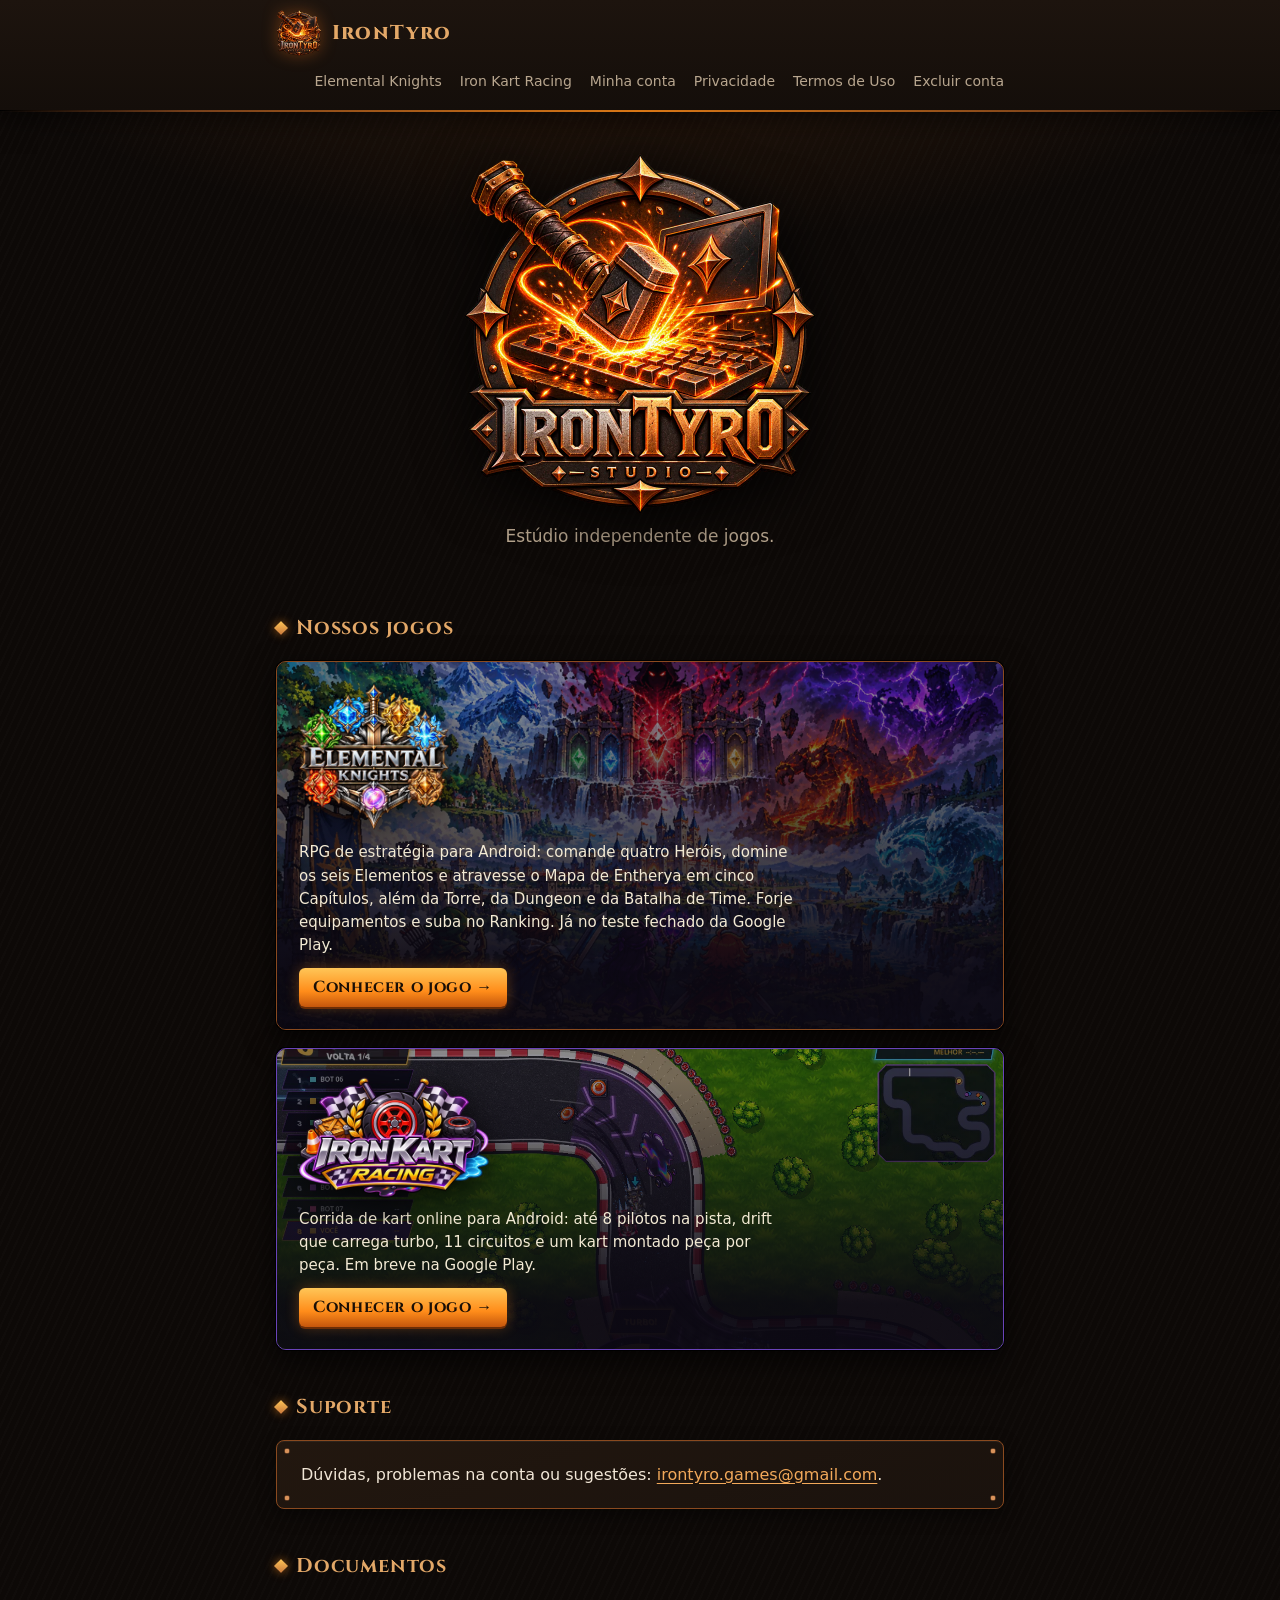
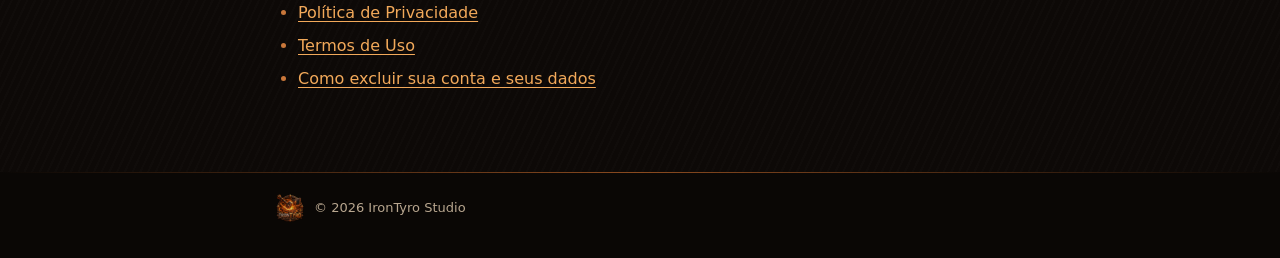
<file: index.html>
<!doctype html>
<html lang="pt-BR">
<head>
<meta charset="utf-8">
<meta name="viewport" content="width=device-width, initial-scale=1">
<title>IronTyro Studio</title>
<meta name="description" content="IronTyro Studio — estúdio independente de jogos, criador de Elemental Knights e Iron Kart Racing.">
<meta name="theme-color" content="#0d0907">
<meta property="og:title" content="IronTyro Studio">
<meta property="og:description" content="Estúdio independente de jogos, criador de Elemental Knights e Iron Kart Racing.">
<meta property="og:image" content="https://irontyro.github.io/img/irontyro-logo.webp">
<link rel="icon" href="img/favicon.png" type="image/png">
<link rel="apple-touch-icon" href="img/apple-touch-icon.png">
<link rel="preload" href="fonts/cinzel-latin.woff2" as="font" type="font/woff2" crossorigin>
<link rel="stylesheet" href="style.css?v=4">
</head>
<body>
<header><div class="wrap">
  <a class="brand" href="./" aria-current="page"><img src="img/irontyro-logo-sm.webp" alt="" width="46" height="46">IronTyro</a>
  <nav aria-label="Principal">
    <a href="https://elementalknights.com.br/">Elemental Knights</a>
    <a href="iron-kart-racing/">Iron Kart Racing</a>
    <a href="https://elementalknights.com.br/conta/">Minha conta</a>
    <a href="privacidade.html">Privacidade</a>
    <a href="termos.html">Termos de Uso</a>
    <a href="excluir-conta.html">Excluir conta</a>
  </nav>
</div></header>
<main><div class="wrap">
  <section class="hero">
    <div class="sparks" aria-hidden="true"><i></i><i></i><i></i><i></i><i></i><i></i></div>
    <div class="hero-logo-wrap">
      <img class="hero-logo" src="img/irontyro-logo.webp" alt="IronTyro Studio" width="720" height="720">
    </div>
    <h1 class="sr-only">IronTyro Studio</h1>
    <p class="lede">Estúdio independente de jogos.</p>
  </section>

  <h2>Nossos jogos</h2>
  <a class="feature" href="https://elementalknights.com.br/">
    <img class="feature-art" src="elemental-knights/img/keyart.webp" alt="" width="1920" height="1080">
    <span class="feature-body">
      <img class="feature-logo" src="elemental-knights/img/logo.webp" alt="Elemental Knights" width="640" height="629">
      <span class="feature-text">RPG de estratégia para Android: comande quatro Heróis, domine os seis Elementos e atravesse o Mapa de Entherya em cinco Capítulos, além da Torre, da Dungeon e da Batalha de Time. Forje equipamentos e suba no Ranking. Já no teste fechado da Google Play.</span>
      <span class="feature-cta">Conhecer o jogo →</span>
    </span>
  </a>
  <a class="feature feature-kart" href="iron-kart-racing/">
    <img class="feature-art" src="iron-kart-racing/img/race-porto.webp" alt="" width="1364" height="749">
    <span class="feature-body">
      <img class="feature-logo" src="iron-kart-racing/img/logo.webp" alt="Iron Kart Racing" width="900" height="571">
      <span class="feature-text">Corrida de kart online para Android: até 8 pilotos na pista, drift que carrega turbo, 11 circuitos e um kart montado peça por peça. Em breve na Google Play.</span>
      <span class="feature-cta">Conhecer o jogo →</span>
    </span>
  </a>

  <h2>Suporte</h2>
  <div class="card">
    <p style="margin:0">Dúvidas, problemas na conta ou sugestões: <a href="mailto:irontyro.games@gmail.com">irontyro.games@gmail.com</a>.</p>
  </div>

  <h2>Documentos</h2>
  <ul>
    <li><a href="privacidade.html">Política de Privacidade</a></li>
    <li><a href="termos.html">Termos de Uso</a></li>
    <li><a href="excluir-conta.html">Como excluir sua conta e seus dados</a></li>
  </ul>
</div></main>
<footer><div class="wrap"><img src="img/irontyro-logo-sm.webp" alt="" width="28" height="28">© 2026 IronTyro Studio</div></footer>
</body>
</html>
</file>
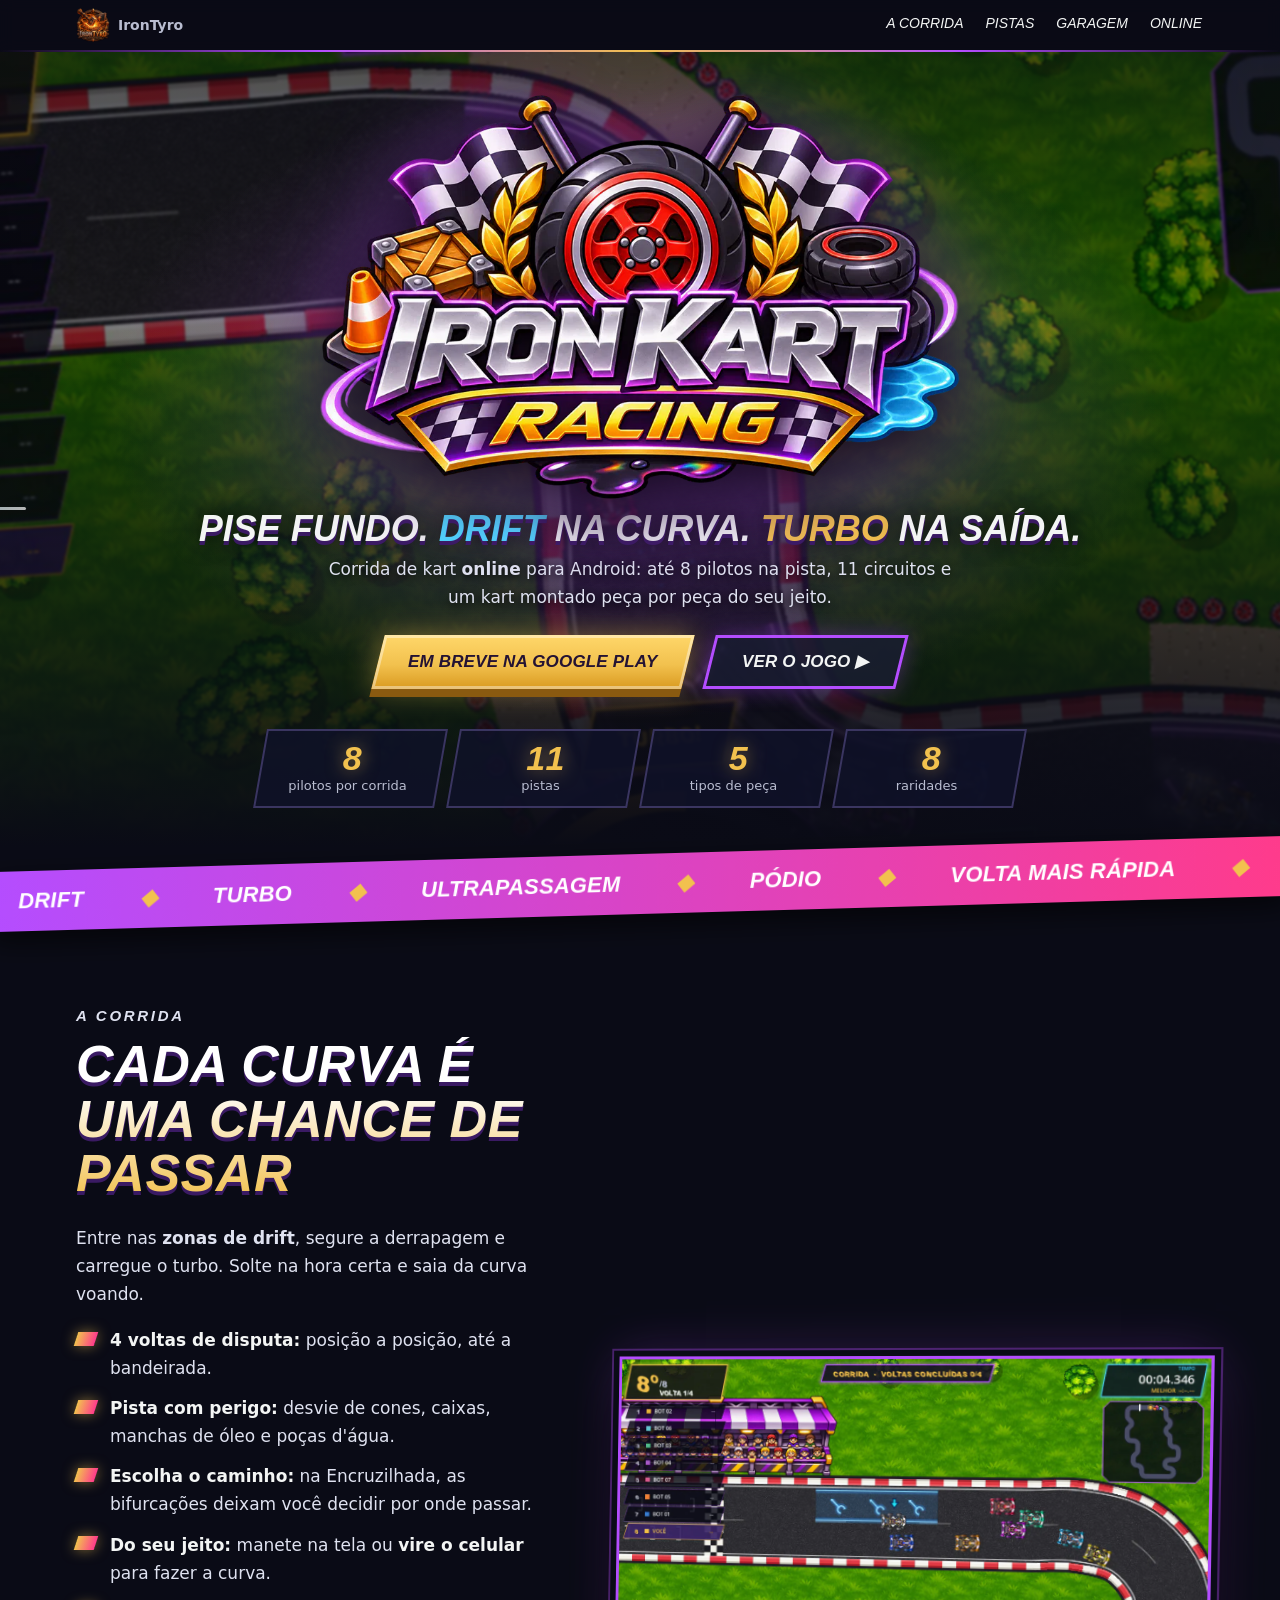
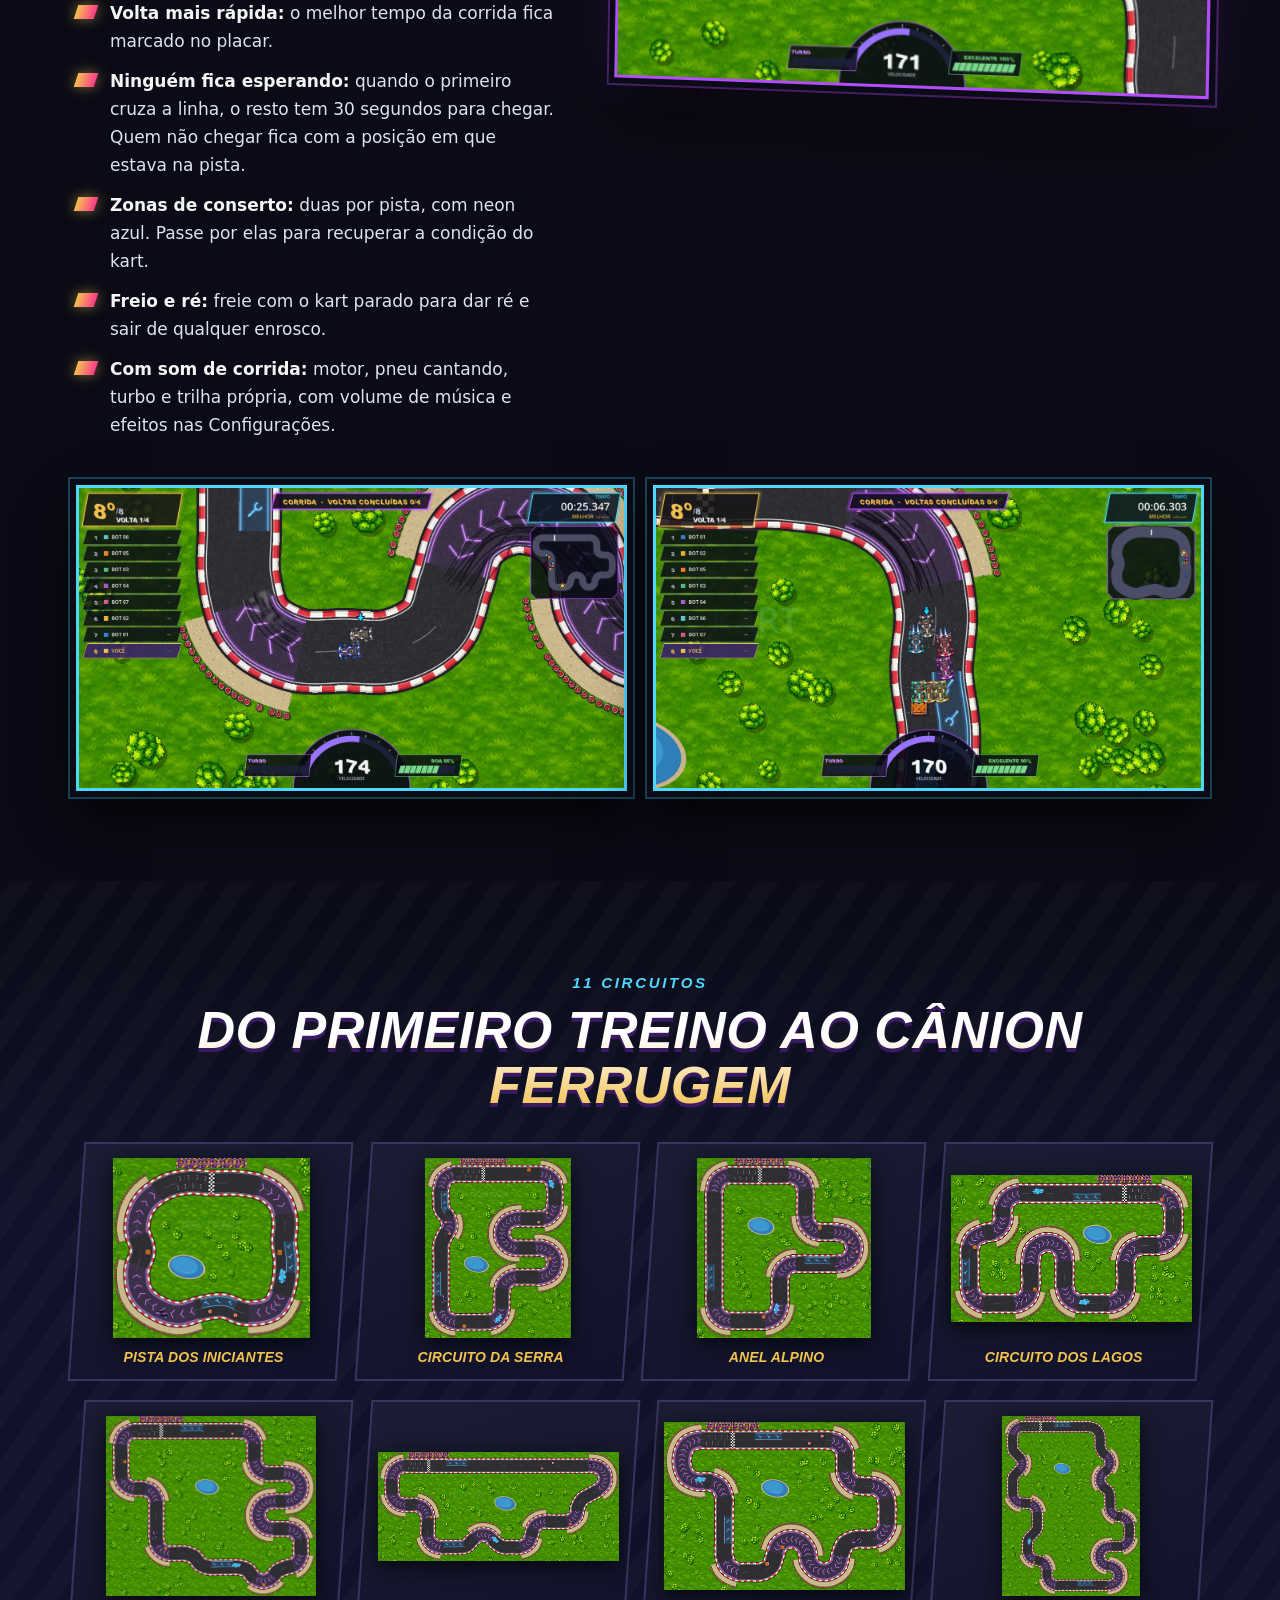
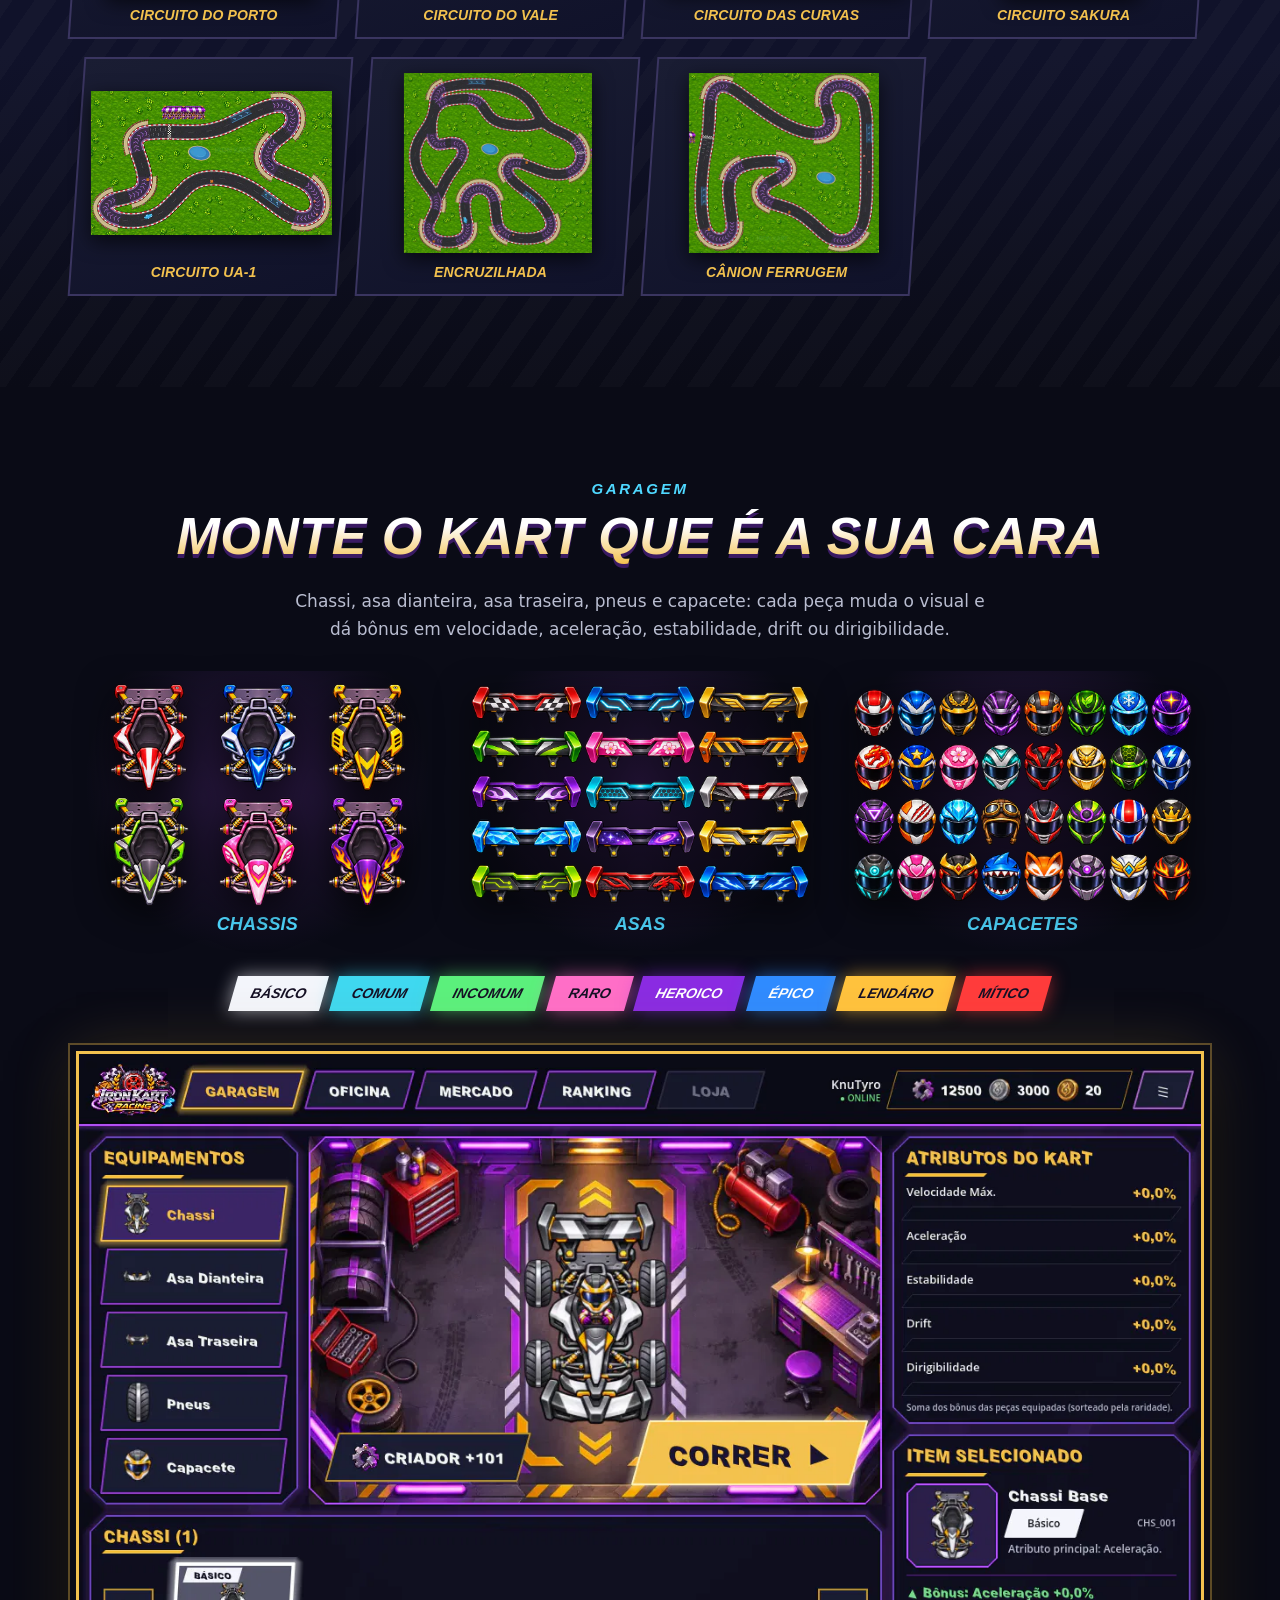
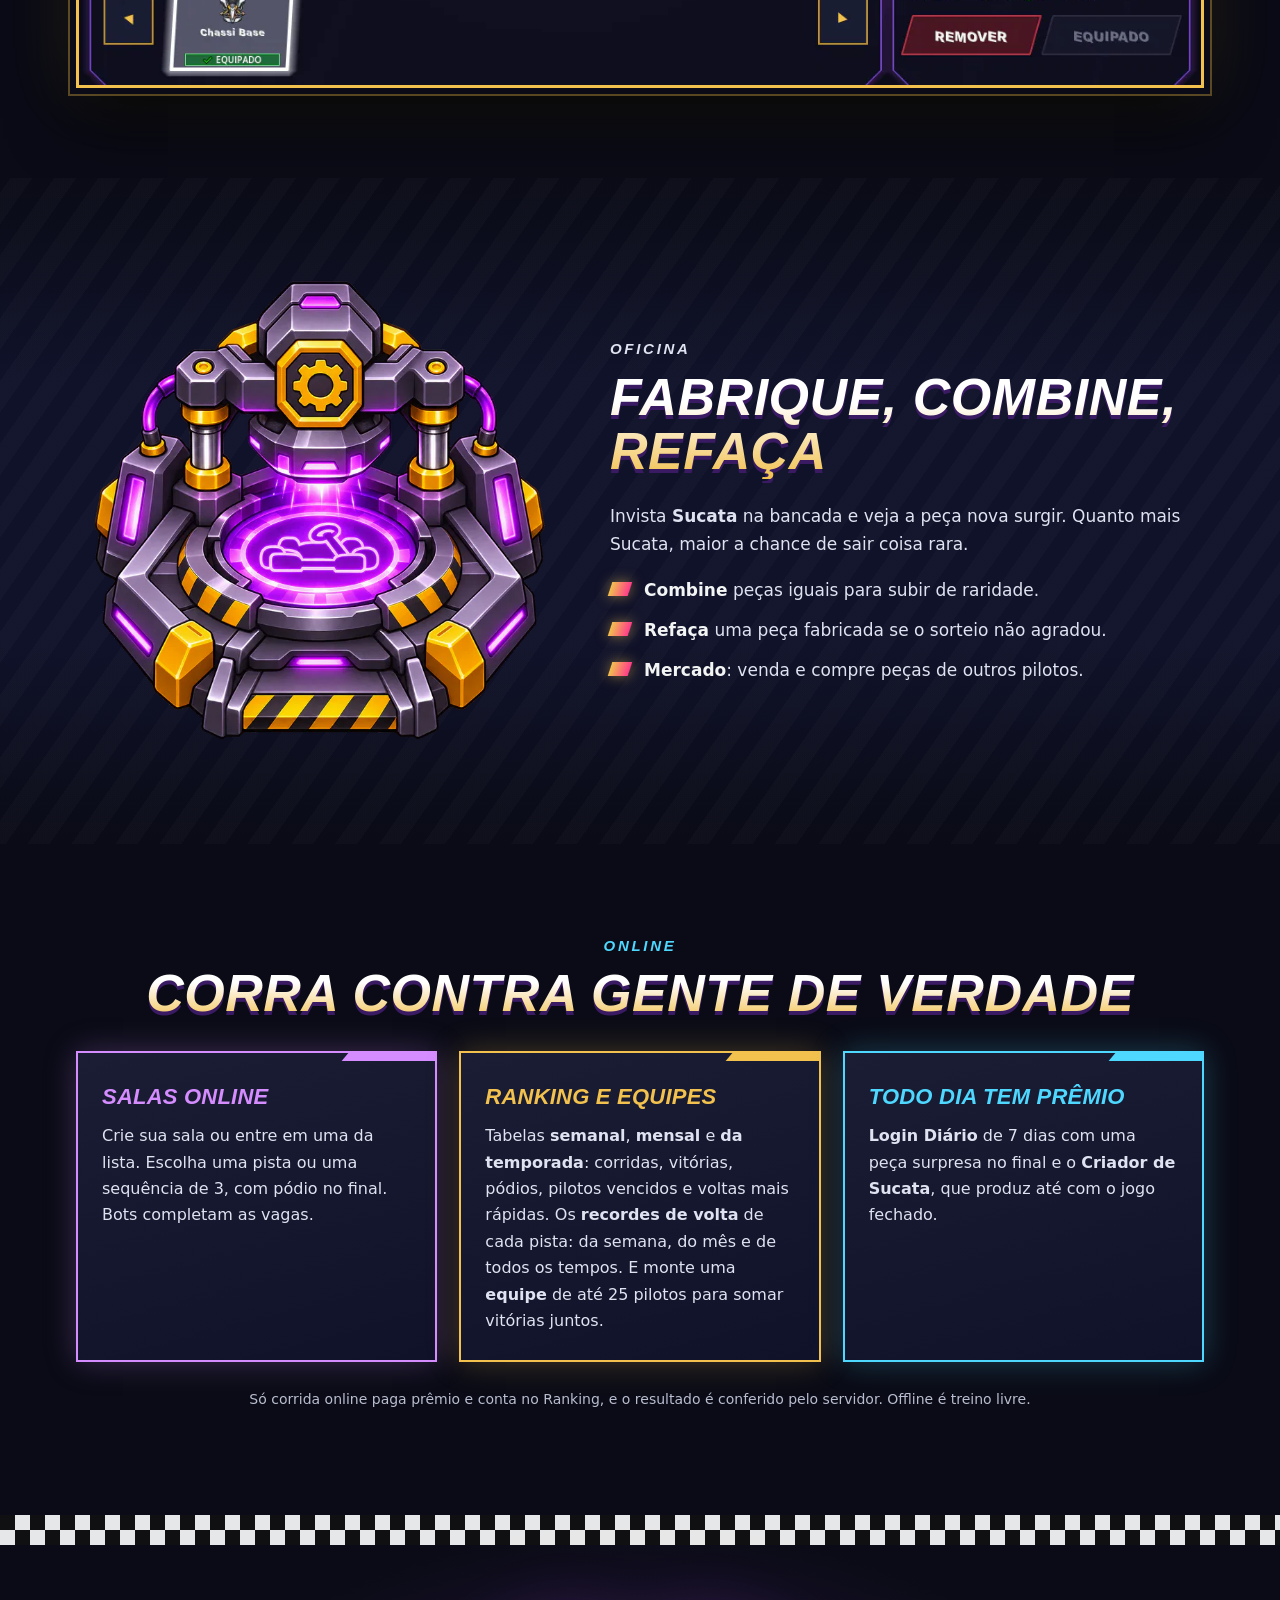
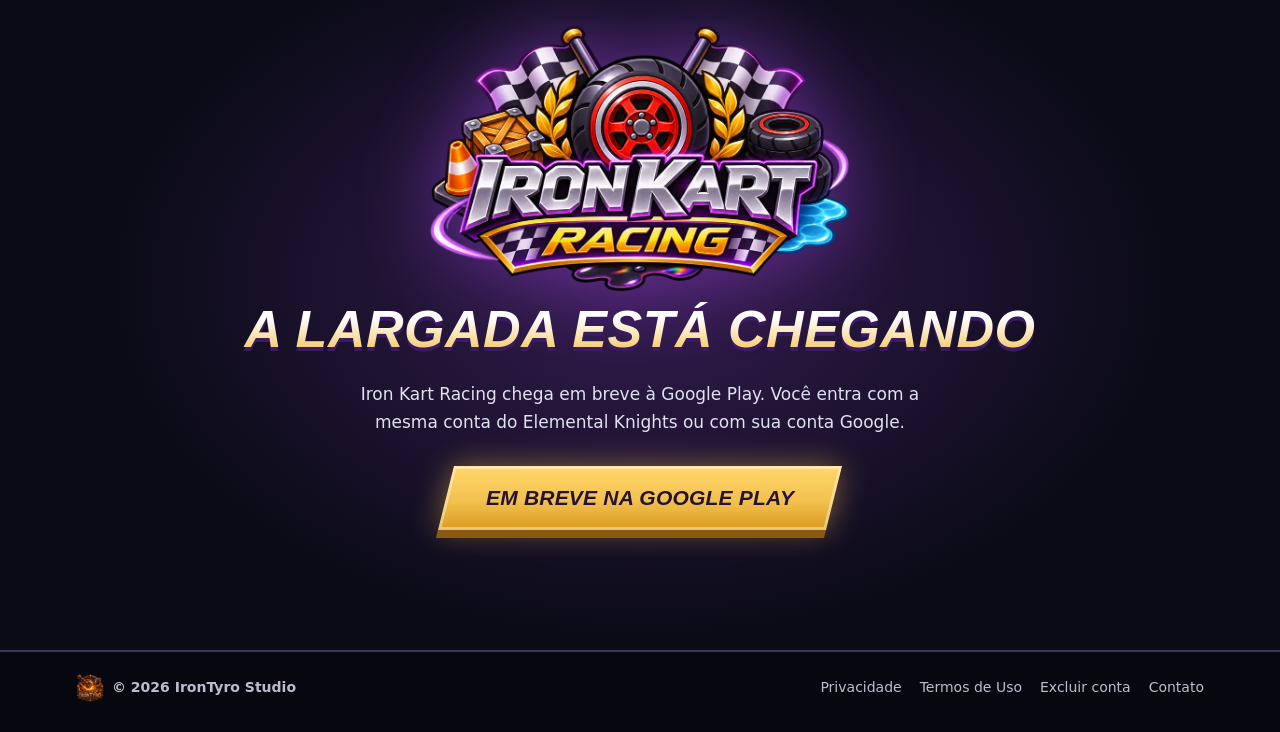
<file: iron-kart-racing/index.html>
<!doctype html>
<html lang="pt-BR">
<head>
<meta charset="utf-8">
<meta name="viewport" content="width=device-width, initial-scale=1">
<title>Iron Kart Racing — corrida de kart online para Android</title>
<meta name="description" content="Iron Kart Racing: kart online para Android. Corridas de até 8 pilotos, drift que carrega turbo, 11 pistas, garagem com peças de 8 raridades, Oficina, Mercado e Ranking.">
<meta name="theme-color" content="#0a0b16">
<link rel="canonical" href="https://irontyro.github.io/iron-kart-racing/">
<meta property="og:type" content="website">
<meta property="og:title" content="Iron Kart Racing — kart online">
<meta property="og:description" content="Drift, turbo e até 8 pilotos na pista. Monte seu kart e suba no Ranking.">
<meta property="og:image" content="https://irontyro.github.io/iron-kart-racing/img/race-porto.webp">
<link rel="icon" href="../img/favicon.png" type="image/png">
<link rel="apple-touch-icon" href="../img/apple-touch-icon.png">
<link rel="preload" href="img/logo.webp" as="image">
<link rel="stylesheet" href="ikr.css?v=1">
</head>
<body>

<header class="top">
  <div class="wrap top-row">
    <a class="studio" href="../"><img src="../img/irontyro-logo-sm.webp" alt="" width="34" height="34">IronTyro</a>
    <nav aria-label="Iron Kart Racing">
      <a href="#corrida">A corrida</a>
      <a href="#pistas">Pistas</a>
      <a href="#garagem">Garagem</a>
      <a href="#online">Online</a>
    </nav>
  </div>
</header>

<main>
  <!-- ============ HERO ============ -->
  <section class="hero">
    <div class="hero-bg" aria-hidden="true">
      <img src="img/race-porto.webp" alt="" width="1364" height="749">
    </div>
    <div class="speed" aria-hidden="true"><i></i><i></i><i></i><i></i><i></i><i></i><i></i><i></i></div>
    <div class="wrap hero-inner">
      <img class="hero-logo" src="img/logo.webp" alt="Iron Kart Racing" width="900" height="571">
      <p class="hero-tag">Pise fundo. <em>Drift</em> na curva. <strong>Turbo</strong> na saída.</p>
      <p class="hero-sub">Corrida de kart <b>online</b> para Android: até 8 pilotos na pista, 11 circuitos e um kart montado peça por peça do seu jeito.</p>
      <div class="hero-cta">
        <span class="btn btn-gold" role="note"><span>EM BREVE NA GOOGLE PLAY</span></span>
        <a class="btn btn-ghost" href="#corrida"><span>VER O JOGO ▶</span></a>
      </div>
      <ul class="hero-stats" aria-label="Números do jogo">
        <li><b>8</b><span>pilotos por corrida</span></li>
        <li><b>11</b><span>pistas</span></li>
        <li><b>5</b><span>tipos de peça</span></li>
        <li><b>8</b><span>raridades</span></li>
      </ul>
    </div>
  </section>

  <div class="ticker" aria-hidden="true">
    <div class="ticker-track">
      <span>DRIFT</span><span>TURBO</span><span>ULTRAPASSAGEM</span><span>PÓDIO</span><span>VOLTA MAIS RÁPIDA</span><span>RANKING</span>
      <span>DRIFT</span><span>TURBO</span><span>ULTRAPASSAGEM</span><span>PÓDIO</span><span>VOLTA MAIS RÁPIDA</span><span>RANKING</span>
    </div>
  </div>

  <!-- ============ A CORRIDA ============ -->
  <section id="corrida" class="sec">
    <div class="wrap split">
      <div class="split-text">
        <p class="kicker">A corrida</p>
        <h2>Cada curva é uma chance de passar</h2>
        <p>Entre nas <b>zonas de drift</b>, segure a derrapagem e carregue o turbo. Solte na hora certa e saia da curva voando.</p>
        <ul class="ticks">
          <li><b>4 voltas de disputa:</b> posição a posição, até a bandeirada.</li>
          <li><b>Pista com perigo:</b> desvie de cones, caixas, manchas de óleo e poças d'água.</li>
          <li><b>Escolha o caminho:</b> na Encruzilhada, as bifurcações deixam você decidir por onde passar.</li>
          <li><b>Do seu jeito:</b> manete na tela ou <b>vire o celular</b> para fazer a curva.</li>
          <li><b>Volta mais rápida:</b> o melhor tempo da corrida fica marcado no placar.</li>
          <li><b>Ninguém fica esperando:</b> quando o primeiro cruza a linha, o resto tem 30 segundos para chegar. Quem não chegar fica com a posição em que estava na pista.</li>
          <li><b>Zonas de conserto:</b> duas por pista, com neon azul. Passe por elas para recuperar a condição do kart.</li>
          <li><b>Freio e ré:</b> freie com o kart parado para dar ré e sair de qualquer enrosco.</li>
          <li><b>Com som de corrida:</b> motor, pneu cantando, turbo e trilha própria, com volume de música e efeitos nas Configurações.</li>
        </ul>
      </div>
      <figure class="shot tilt-r">
        <img src="img/race-sakura.webp" alt="Largada no Circuito Sakura com oito karts lado a lado" width="1364" height="749" loading="lazy">
      </figure>
    </div>
    <div class="wrap gallery">
      <figure class="shot"><img src="img/race-curvas.webp" alt="Pelotão no Circuito das Curvas" width="1364" height="749" loading="lazy"></figure>
      <figure class="shot"><img src="img/race-iniciantes.webp" alt="Corrida na Pista dos Iniciantes" width="1364" height="749" loading="lazy"></figure>
    </div>
  </section>

  <!-- ============ PISTAS ============ -->
  <section id="pistas" class="sec sec-alt">
    <div class="wrap">
      <p class="kicker center">11 circuitos</p>
      <h2 class="center">Do primeiro treino ao Cânion Ferrugem</h2>
      <div class="tracks">
        <figure><img src="img/pista-iniciantes.webp" alt="" loading="lazy"><figcaption>Pista dos Iniciantes</figcaption></figure>
        <figure><img src="img/pista-serra.webp" alt="" loading="lazy"><figcaption>Circuito da Serra</figcaption></figure>
        <figure><img src="img/pista-alpino.webp" alt="" loading="lazy"><figcaption>Anel Alpino</figcaption></figure>
        <figure><img src="img/pista-lagos.webp" alt="" loading="lazy"><figcaption>Circuito dos Lagos</figcaption></figure>
        <figure><img src="img/pista-porto.webp" alt="" loading="lazy"><figcaption>Circuito do Porto</figcaption></figure>
        <figure><img src="img/pista-vale.webp" alt="" loading="lazy"><figcaption>Circuito do Vale</figcaption></figure>
        <figure><img src="img/pista-curvas.webp" alt="" loading="lazy"><figcaption>Circuito das Curvas</figcaption></figure>
        <figure><img src="img/pista-sakura.webp" alt="" loading="lazy"><figcaption>Circuito Sakura</figcaption></figure>
        <figure><img src="img/pista-ua1.webp" alt="" loading="lazy"><figcaption>Circuito UA-1</figcaption></figure>
        <figure><img src="img/pista-encruzilhada.webp" alt="" loading="lazy"><figcaption>Encruzilhada</figcaption></figure>
        <figure><img src="img/pista-canion.webp" alt="" loading="lazy"><figcaption>Cânion Ferrugem</figcaption></figure>
      </div>
    </div>
  </section>

  <!-- ============ GARAGEM ============ -->
  <section id="garagem" class="sec">
    <div class="wrap">
      <p class="kicker center">Garagem</p>
      <h2 class="center">Monte o kart que é a sua cara</h2>
      <p class="lead center">Chassi, asa dianteira, asa traseira, pneus e capacete: cada peça muda o visual e dá bônus em velocidade, aceleração, estabilidade, drift ou dirigibilidade.</p>
      <div class="parts">
        <figure class="part"><img src="img/chassis.webp" alt="Seis chassis de cores diferentes" loading="lazy"><figcaption>Chassis</figcaption></figure>
        <figure class="part"><img src="img/asas.webp" alt="Coleção de asas traseiras" loading="lazy"><figcaption>Asas</figcaption></figure>
        <figure class="part"><img src="img/capacetes.webp" alt="Coleção de capacetes" loading="lazy"><figcaption>Capacetes</figcaption></figure>
      </div>
      <div class="rarities" aria-label="Raridades">
        <span style="--c:#f3f5fb">Básico</span><span style="--c:#3fd8f0">Comum</span><span style="--c:#5bf07c">Incomum</span><span style="--c:#ff6ec7">Raro</span>
        <span style="--c:#8a2be2">Heroico</span><span style="--c:#2f8bff">Épico</span><span style="--c:#ffc23d">Lendário</span><span style="--c:#ff3b3b">Mítico</span>
      </div>
      <figure class="shot wide"><img src="img/garagem.webp" alt="Tela da Garagem com o kart montado" width="1280" height="720" loading="lazy"></figure>
    </div>
  </section>

  <!-- ============ OFICINA ============ -->
  <section class="sec sec-alt">
    <div class="wrap split rev">
      <figure class="forge"><img src="img/forja.webp" alt="Bancada da Oficina" width="700" height="700" loading="lazy"></figure>
      <div class="split-text">
        <p class="kicker">Oficina</p>
        <h2>Fabrique, combine, refaça</h2>
        <p>Invista <b>Sucata</b> na bancada e veja a peça nova surgir. Quanto mais Sucata, maior a chance de sair coisa rara.</p>
        <ul class="ticks">
          <li><b>Combine</b> peças iguais para subir de raridade.</li>
          <li><b>Refaça</b> uma peça fabricada se o sorteio não agradou.</li>
          <li><b>Mercado</b>: venda e compre peças de outros pilotos.</li>
        </ul>
      </div>
    </div>
  </section>

  <!-- ============ ONLINE ============ -->
  <section id="online" class="sec">
    <div class="wrap">
      <p class="kicker center">Online</p>
      <h2 class="center">Corra contra gente de verdade</h2>
      <div class="cards">
        <article class="card c-purple">
          <h3>Salas online</h3>
          <p>Crie sua sala ou entre em uma da lista. Escolha uma pista ou uma sequência de 3, com pódio no final. Bots completam as vagas.</p>
        </article>
        <article class="card c-gold">
          <h3>Ranking e Equipes</h3>
          <p>Tabelas <b>semanal</b>, <b>mensal</b> e <b>da temporada</b>: corridas, vitórias, pódios, pilotos vencidos e voltas mais rápidas. Os <b>recordes de volta</b> de cada pista: da semana, do mês e de todos os tempos. E monte uma <b>equipe</b> de até 25 pilotos para somar vitórias juntos.</p>
        </article>
        <article class="card c-cyan">
          <h3>Todo dia tem prêmio</h3>
          <p><b>Login Diário</b> de 7 dias com uma peça surpresa no final e o <b>Criador de Sucata</b>, que produz até com o jogo fechado.</p>
        </article>
      </div>
      <p class="note center">Só corrida online paga prêmio e conta no Ranking, e o resultado é conferido pelo servidor. Offline é treino livre.</p>
    </div>
  </section>

  <!-- ============ CTA ============ -->
  <section class="final">
    <div class="checker" aria-hidden="true"></div>
    <div class="wrap center">
      <img class="final-logo" src="img/logo.webp" alt="" width="900" height="571" loading="lazy">
      <h2>A largada está chegando</h2>
      <p>Iron Kart Racing chega em breve à Google Play. Você entra com a mesma conta do Elemental Knights ou com sua conta Google.</p>
      <span class="btn btn-gold big" role="note"><span>EM BREVE NA GOOGLE PLAY</span></span>
    </div>
  </section>
</main>

<footer class="foot">
  <div class="wrap foot-row">
    <a class="studio" href="../"><img src="../img/irontyro-logo-sm.webp" alt="" width="28" height="28">© 2026 IronTyro Studio</a>
    <nav aria-label="Documentos">
      <a href="../privacidade.html">Privacidade</a>
      <a href="../termos.html">Termos de Uso</a>
      <a href="../excluir-conta.html">Excluir conta</a>
      <a href="mailto:irontyro.games@gmail.com">Contato</a>
    </nav>
  </div>
</footer>
</body>
</html>
</file>
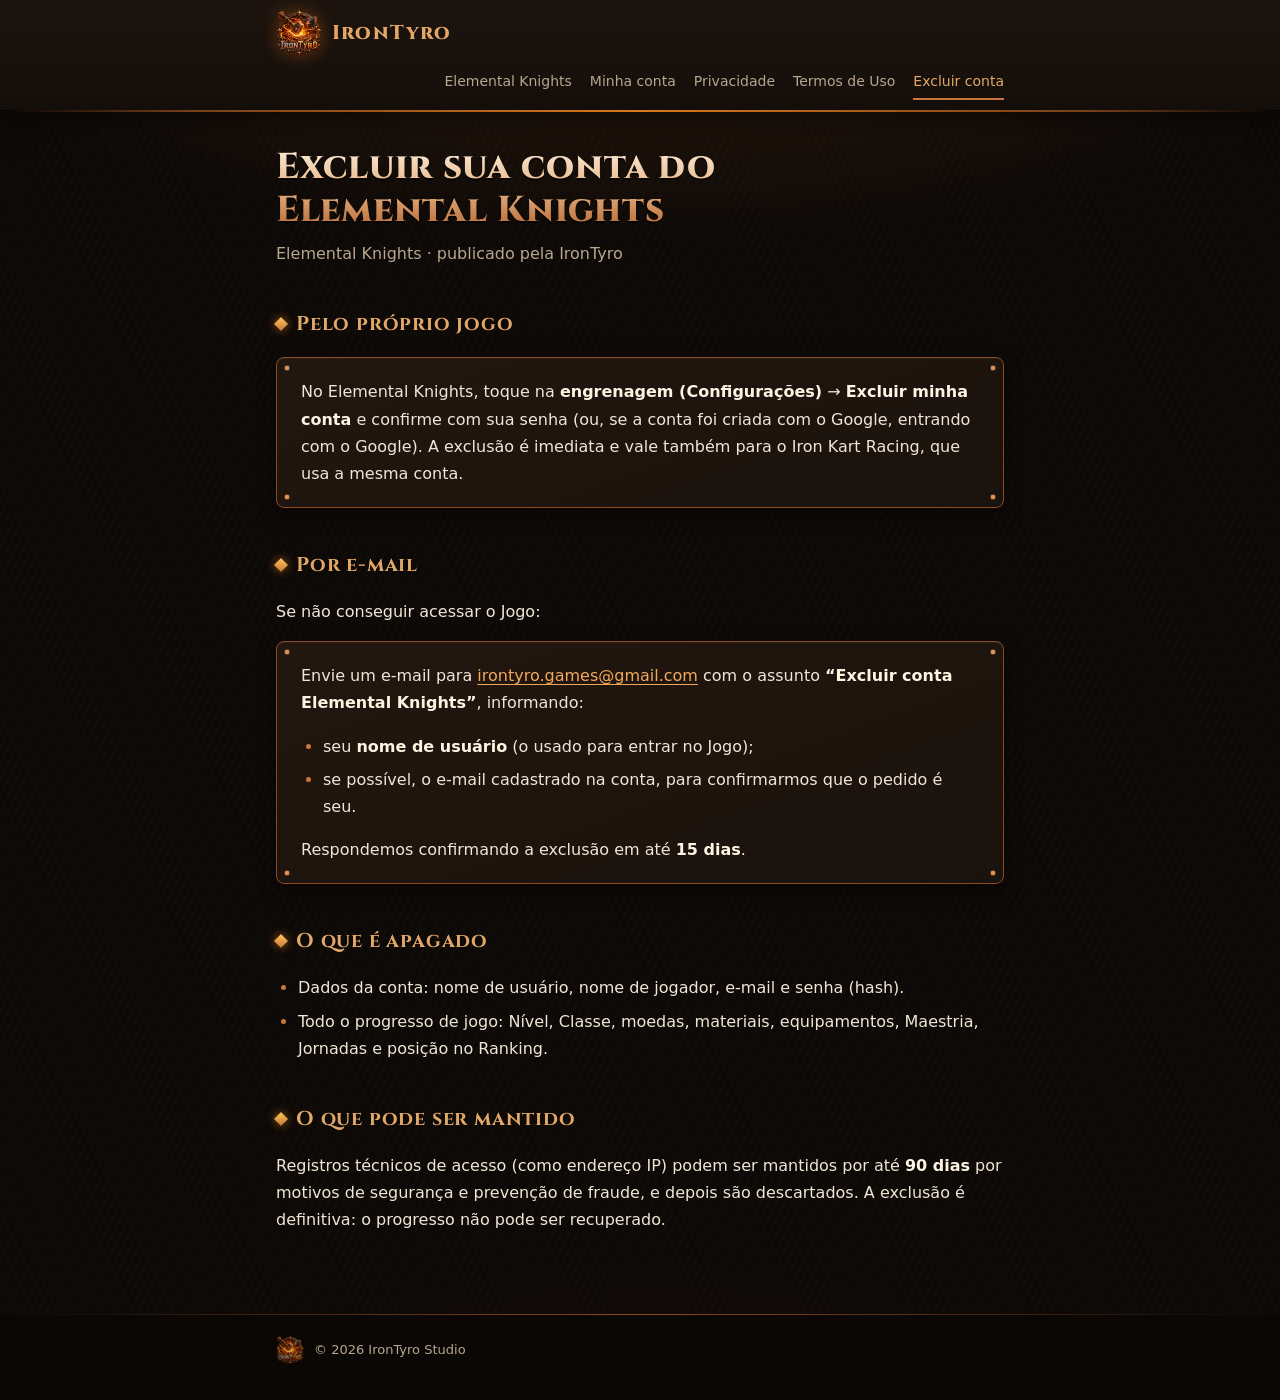
<file: excluir-conta.html>
<!doctype html>
<html lang="pt-BR">
<head>
<meta charset="utf-8">
<meta name="viewport" content="width=device-width, initial-scale=1">
<title>Excluir conta</title>
<meta name="description" content="Como pedir a exclusão da sua conta do Elemental Knights e dos seus dados.">
<meta name="theme-color" content="#0d0907">
<link rel="icon" href="img/favicon.png" type="image/png">
<link rel="apple-touch-icon" href="img/apple-touch-icon.png">
<link rel="stylesheet" href="style.css?v=3">
</head>
<body>
<header><div class="wrap">
  <a class="brand" href="./"><img src="img/irontyro-logo-sm.webp" alt="" width="46" height="46">IronTyro</a>
  <nav aria-label="Principal">
    <a href="https://elementalknights.com.br/">Elemental Knights</a>
    <a href="https://elementalknights.com.br/conta/">Minha conta</a>
    <a href="privacidade.html">Privacidade</a>
    <a href="termos.html">Termos de Uso</a>
    <a href="excluir-conta.html" aria-current="page">Excluir conta</a>
  </nav>
</div></header>
<main><div class="wrap">
  <h1>Excluir sua conta do Elemental Knights</h1>
  <p class="lede">Elemental Knights · publicado pela IronTyro</p>

  <h2>Pelo próprio jogo</h2>
  <div class="card">
    <p style="margin:0">No Elemental Knights, toque na <strong>engrenagem (Configurações)</strong> → <strong>Excluir minha conta</strong> e confirme com sua senha (ou, se a conta foi criada com o Google, entrando com o Google). A exclusão é imediata e vale também para o Iron Kart Racing, que usa a mesma conta.</p>
  </div>

  <h2>Por e-mail</h2>
  <p>Se não conseguir acessar o Jogo:</p>
  <div class="card">
    <p style="margin-top:0">Envie um e-mail para <a href="mailto:irontyro.games@gmail.com?subject=Excluir%20conta%20Elemental%20Knights">irontyro.games@gmail.com</a> com o assunto <strong>“Excluir conta Elemental Knights”</strong>, informando:</p>
    <ul>
      <li>seu <strong>nome de usuário</strong> (o usado para entrar no Jogo);</li>
      <li>se possível, o e-mail cadastrado na conta, para confirmarmos que o pedido é seu.</li>
    </ul>
    <p style="margin-bottom:0">Respondemos confirmando a exclusão em até <strong>15 dias</strong>.</p>
  </div>

  <h2>O que é apagado</h2>
  <ul>
    <li>Dados da conta: nome de usuário, nome de jogador, e-mail e senha (hash).</li>
    <li>Todo o progresso de jogo: Nível, Classe, moedas, materiais, equipamentos, Maestria, Jornadas e posição no Ranking.</li>
  </ul>

  <h2>O que pode ser mantido</h2>
  <p>Registros técnicos de acesso (como endereço IP) podem ser mantidos por até <strong>90 dias</strong> por motivos de segurança e prevenção de fraude, e depois são descartados. A exclusão é definitiva: o progresso não pode ser recuperado.</p>
</div></main>
<footer><div class="wrap"><img src="img/irontyro-logo-sm.webp" alt="" width="28" height="28">© 2026 IronTyro Studio</div></footer>
</body>
</html>
</file>
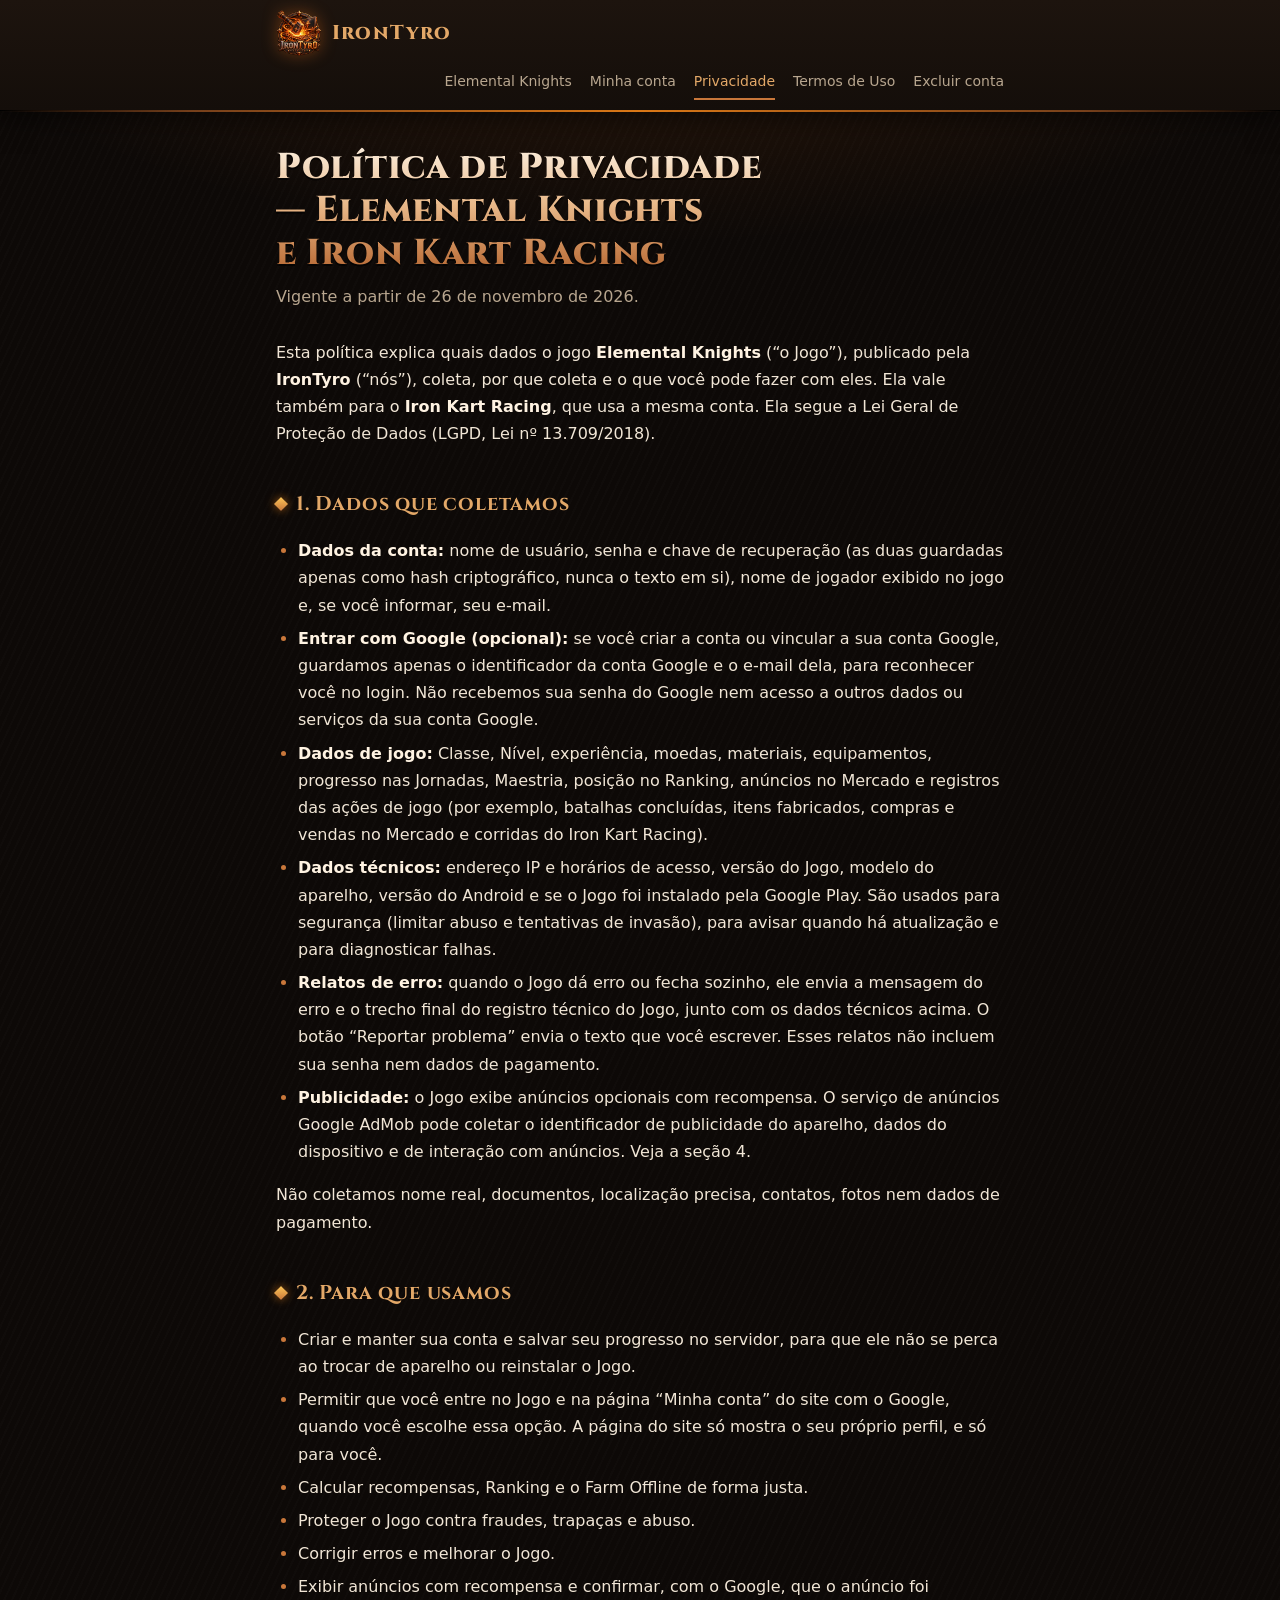
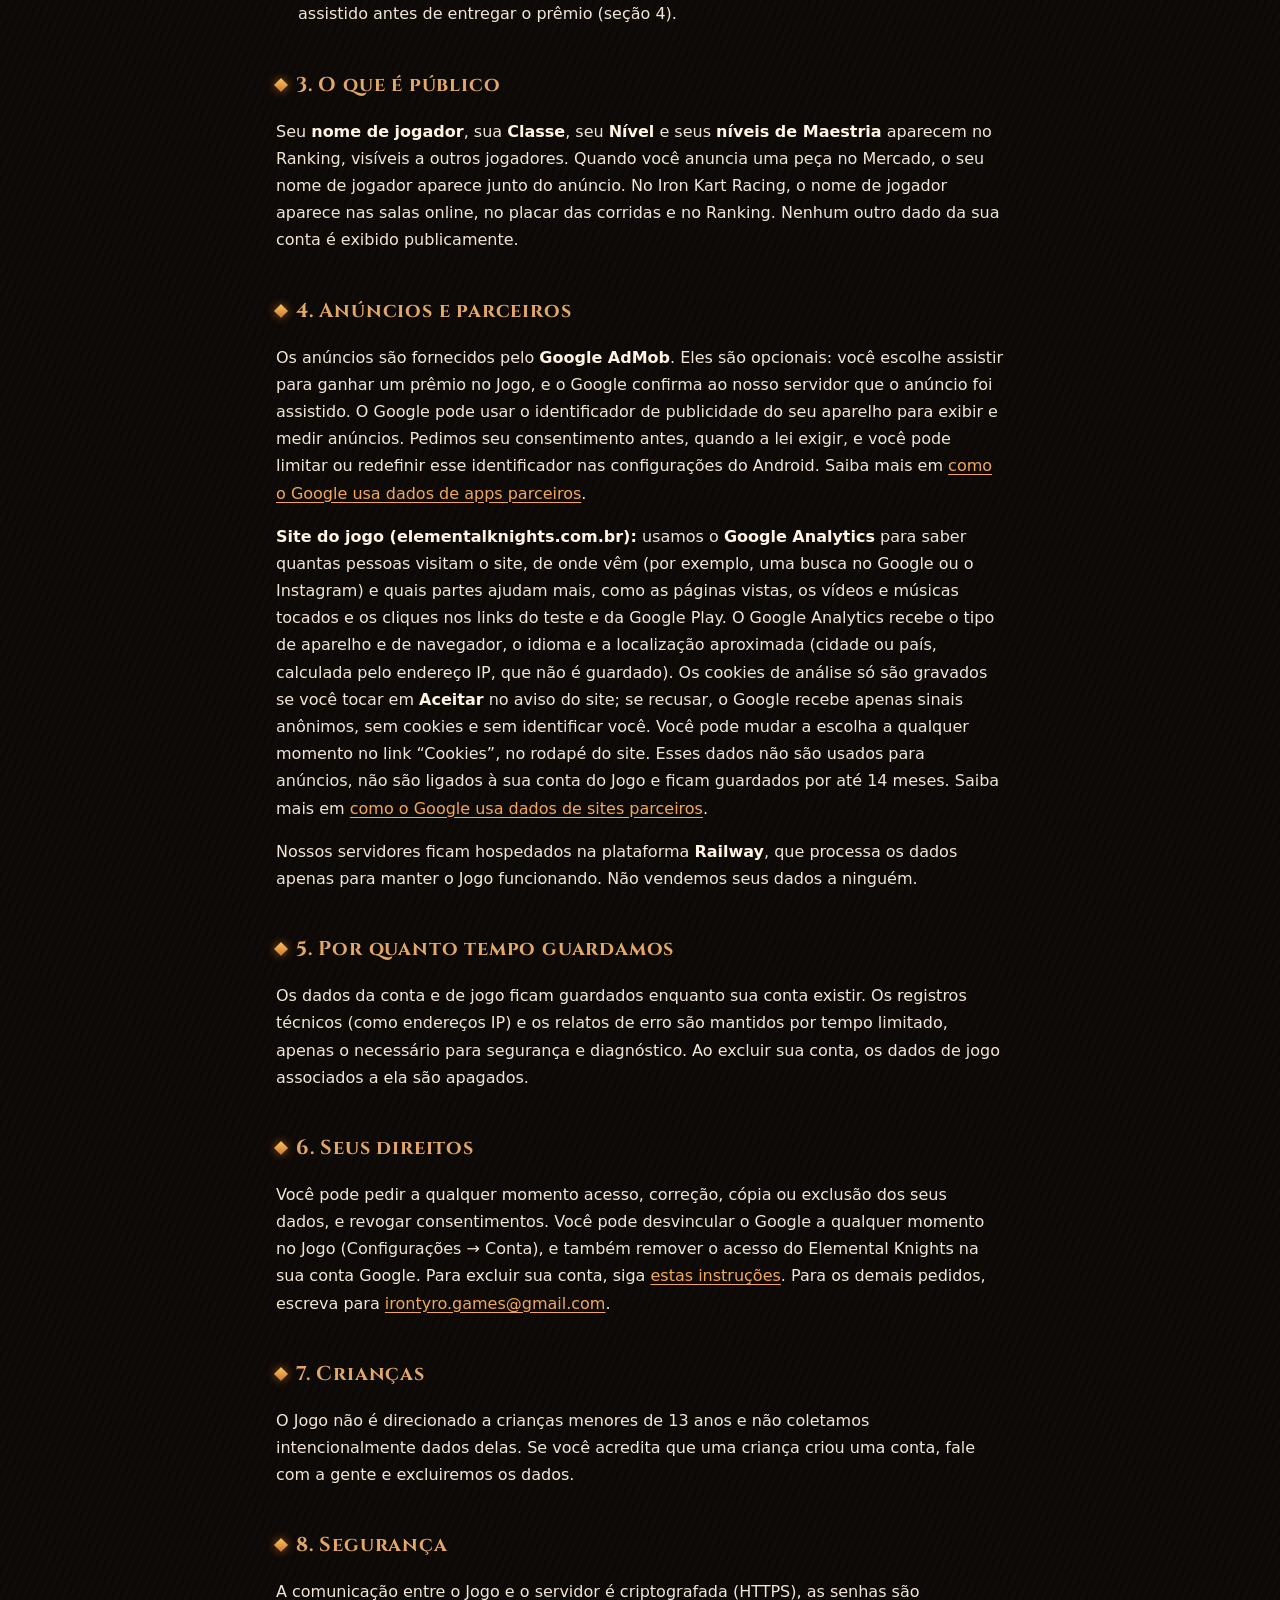
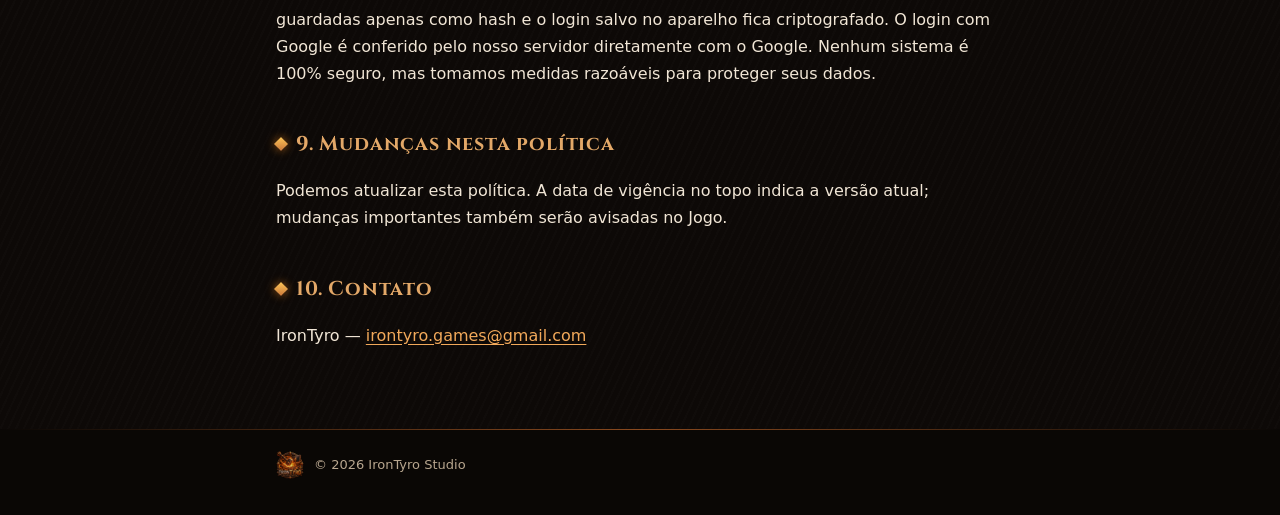
<file: privacidade.html>
<!doctype html>
<html lang="pt-BR">
<head>
<meta charset="utf-8">
<meta name="viewport" content="width=device-width, initial-scale=1">
<title>Política de Privacidade</title>
<meta name="description" content="Política de Privacidade do jogo Elemental Knights, da IronTyro.">
<meta name="theme-color" content="#0d0907">
<link rel="icon" href="img/favicon.png" type="image/png">
<link rel="apple-touch-icon" href="img/apple-touch-icon.png">
<link rel="stylesheet" href="style.css?v=3">
</head>
<body>
<header><div class="wrap">
  <a class="brand" href="./"><img src="img/irontyro-logo-sm.webp" alt="" width="46" height="46">IronTyro</a>
  <nav aria-label="Principal">
    <a href="https://elementalknights.com.br/">Elemental Knights</a>
    <a href="https://elementalknights.com.br/conta/">Minha conta</a>
    <a href="privacidade.html" aria-current="page">Privacidade</a>
    <a href="termos.html">Termos de Uso</a>
    <a href="excluir-conta.html">Excluir conta</a>
  </nav>
</div></header>
<main><div class="wrap">
  <h1>Política de Privacidade — Elemental Knights e Iron Kart Racing</h1>
  <p class="lede">Vigente a partir de 26 de novembro de 2026.</p>

  <p>Esta política explica quais dados o jogo <strong>Elemental Knights</strong> (“o Jogo”), publicado pela <strong>IronTyro</strong> (“nós”), coleta, por que coleta e o que você pode fazer com eles. Ela vale também para o <strong>Iron Kart Racing</strong>, que usa a mesma conta. Ela segue a Lei Geral de Proteção de Dados (LGPD, Lei nº 13.709/2018).</p>

  <h2>1. Dados que coletamos</h2>
  <ul>
    <li><strong>Dados da conta:</strong> nome de usuário, senha e chave de recuperação (as duas guardadas apenas como hash criptográfico, nunca o texto em si), nome de jogador exibido no jogo e, se você informar, seu e-mail.</li>
    <li><strong>Entrar com Google (opcional):</strong> se você criar a conta ou vincular a sua conta Google, guardamos apenas o identificador da conta Google e o e-mail dela, para reconhecer você no login. Não recebemos sua senha do Google nem acesso a outros dados ou serviços da sua conta Google.</li>
    <li><strong>Dados de jogo:</strong> Classe, Nível, experiência, moedas, materiais, equipamentos, progresso nas Jornadas, Maestria, posição no Ranking, anúncios no Mercado e registros das ações de jogo (por exemplo, batalhas concluídas, itens fabricados, compras e vendas no Mercado e corridas do Iron Kart Racing).</li>
    <li><strong>Dados técnicos:</strong> endereço IP e horários de acesso, versão do Jogo, modelo do aparelho, versão do Android e se o Jogo foi instalado pela Google Play. São usados para segurança (limitar abuso e tentativas de invasão), para avisar quando há atualização e para diagnosticar falhas.</li>
    <li><strong>Relatos de erro:</strong> quando o Jogo dá erro ou fecha sozinho, ele envia a mensagem do erro e o trecho final do registro técnico do Jogo, junto com os dados técnicos acima. O botão “Reportar problema” envia o texto que você escrever. Esses relatos não incluem sua senha nem dados de pagamento.</li>
    <li><strong>Publicidade:</strong> o Jogo exibe anúncios opcionais com recompensa. O serviço de anúncios Google AdMob pode coletar o identificador de publicidade do aparelho, dados do dispositivo e de interação com anúncios. Veja a seção 4.</li>
  </ul>
  <p>Não coletamos nome real, documentos, localização precisa, contatos, fotos nem dados de pagamento.</p>

  <h2>2. Para que usamos</h2>
  <ul>
    <li>Criar e manter sua conta e salvar seu progresso no servidor, para que ele não se perca ao trocar de aparelho ou reinstalar o Jogo.</li>
    <li>Permitir que você entre no Jogo e na página “Minha conta” do site com o Google, quando você escolhe essa opção. A página do site só mostra o seu próprio perfil, e só para você.</li>
    <li>Calcular recompensas, Ranking e o Farm Offline de forma justa.</li>
    <li>Proteger o Jogo contra fraudes, trapaças e abuso.</li>
    <li>Corrigir erros e melhorar o Jogo.</li>
    <li>Exibir anúncios com recompensa e confirmar, com o Google, que o anúncio foi assistido antes de entregar o prêmio (seção 4).</li>
  </ul>

  <h2>3. O que é público</h2>
  <p>Seu <strong>nome de jogador</strong>, sua <strong>Classe</strong>, seu <strong>Nível</strong> e seus <strong>níveis de Maestria</strong> aparecem no Ranking, visíveis a outros jogadores. Quando você anuncia uma peça no Mercado, o seu nome de jogador aparece junto do anúncio. No Iron Kart Racing, o nome de jogador aparece nas salas online, no placar das corridas e no Ranking. Nenhum outro dado da sua conta é exibido publicamente.</p>

  <h2>4. Anúncios e parceiros</h2>
  <p>Os anúncios são fornecidos pelo <strong>Google AdMob</strong>. Eles são opcionais: você escolhe assistir para ganhar um prêmio no Jogo, e o Google confirma ao nosso servidor que o anúncio foi assistido. O Google pode usar o identificador de publicidade do seu aparelho para exibir e medir anúncios. Pedimos seu consentimento antes, quando a lei exigir, e você pode limitar ou redefinir esse identificador nas configurações do Android. Saiba mais em <a href="https://policies.google.com/technologies/partner-sites">como o Google usa dados de apps parceiros</a>.</p>
  <p><strong>Site do jogo (elementalknights.com.br):</strong> usamos o <strong>Google Analytics</strong> para saber quantas pessoas visitam o site, de onde vêm (por exemplo, uma busca no Google ou o Instagram) e quais partes ajudam mais, como as páginas vistas, os vídeos e músicas tocados e os cliques nos links do teste e da Google Play. O Google Analytics recebe o tipo de aparelho e de navegador, o idioma e a localização aproximada (cidade ou país, calculada pelo endereço IP, que não é guardado). Os cookies de análise só são gravados se você tocar em <strong>Aceitar</strong> no aviso do site; se recusar, o Google recebe apenas sinais anônimos, sem cookies e sem identificar você. Você pode mudar a escolha a qualquer momento no link “Cookies”, no rodapé do site. Esses dados não são usados para anúncios, não são ligados à sua conta do Jogo e ficam guardados por até 14 meses. Saiba mais em <a href="https://policies.google.com/technologies/partner-sites">como o Google usa dados de sites parceiros</a>.</p>
  <p>Nossos servidores ficam hospedados na plataforma <strong>Railway</strong>, que processa os dados apenas para manter o Jogo funcionando. Não vendemos seus dados a ninguém.</p>

  <h2>5. Por quanto tempo guardamos</h2>
  <p>Os dados da conta e de jogo ficam guardados enquanto sua conta existir. Os registros técnicos (como endereços IP) e os relatos de erro são mantidos por tempo limitado, apenas o necessário para segurança e diagnóstico. Ao excluir sua conta, os dados de jogo associados a ela são apagados.</p>

  <h2>6. Seus direitos</h2>
  <p>Você pode pedir a qualquer momento acesso, correção, cópia ou exclusão dos seus dados, e revogar consentimentos. Você pode desvincular o Google a qualquer momento no Jogo (Configurações → Conta), e também remover o acesso do Elemental Knights na sua conta Google. Para excluir sua conta, siga <a href="excluir-conta.html">estas instruções</a>. Para os demais pedidos, escreva para <a href="mailto:irontyro.games@gmail.com">irontyro.games@gmail.com</a>.</p>

  <h2>7. Crianças</h2>
  <p>O Jogo não é direcionado a crianças menores de 13 anos e não coletamos intencionalmente dados delas. Se você acredita que uma criança criou uma conta, fale com a gente e excluiremos os dados.</p>

  <h2>8. Segurança</h2>
  <p>A comunicação entre o Jogo e o servidor é criptografada (HTTPS), as senhas são guardadas apenas como hash e o login salvo no aparelho fica criptografado. O login com Google é conferido pelo nosso servidor diretamente com o Google. Nenhum sistema é 100% seguro, mas tomamos medidas razoáveis para proteger seus dados.</p>

  <h2>9. Mudanças nesta política</h2>
  <p>Podemos atualizar esta política. A data de vigência no topo indica a versão atual; mudanças importantes também serão avisadas no Jogo.</p>

  <h2>10. Contato</h2>
  <p>IronTyro — <a href="mailto:irontyro.games@gmail.com">irontyro.games@gmail.com</a></p>
</div></main>
<footer><div class="wrap"><img src="img/irontyro-logo-sm.webp" alt="" width="28" height="28">© 2026 IronTyro Studio</div></footer>
</body>
</html>
</file>
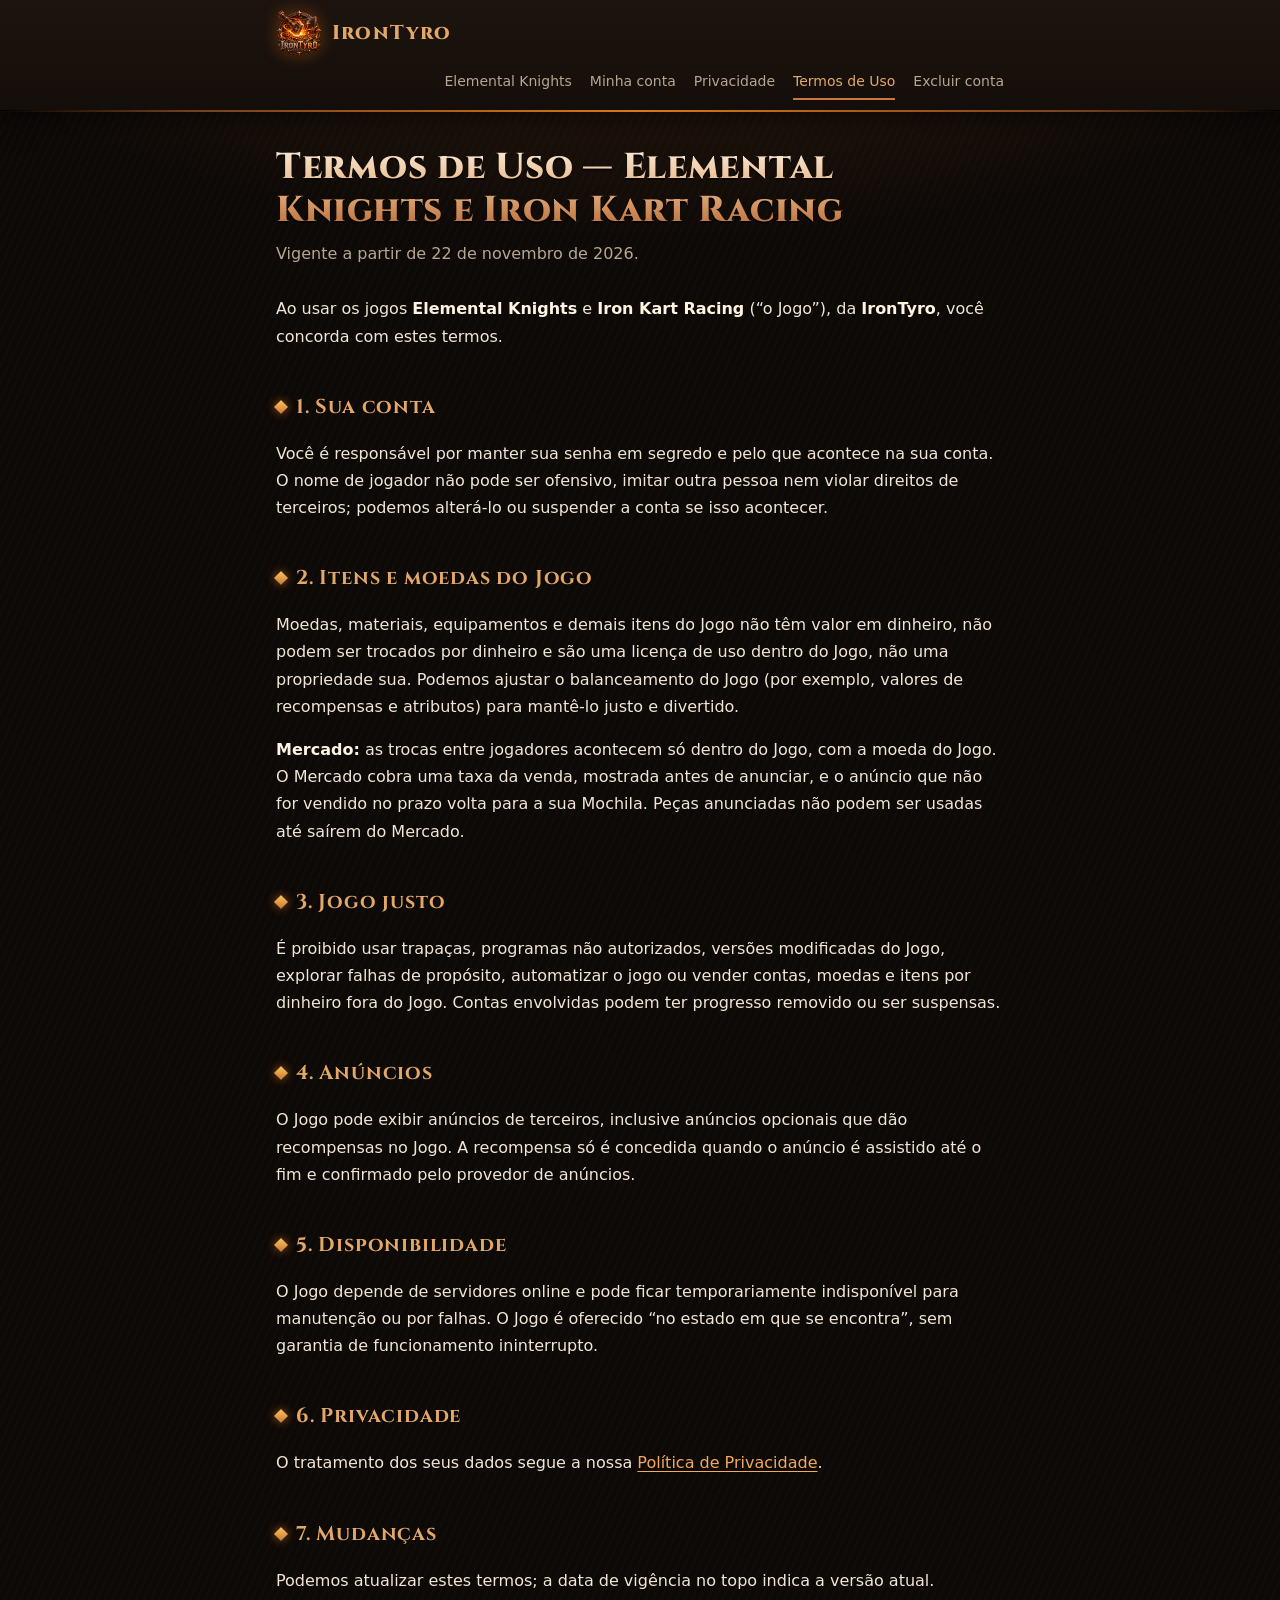
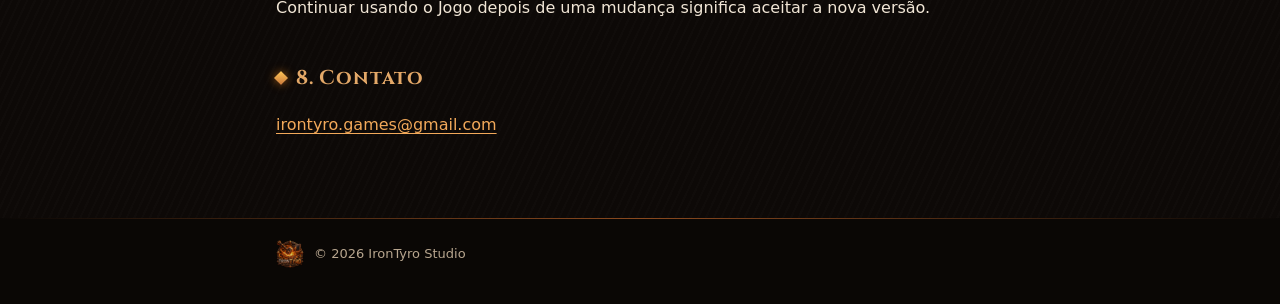
<file: termos.html>
<!doctype html>
<html lang="pt-BR">
<head>
<meta charset="utf-8">
<meta name="viewport" content="width=device-width, initial-scale=1">
<title>Termos de Uso</title>
<meta name="description" content="Termos de Uso do jogo Elemental Knights, da IronTyro.">
<meta name="theme-color" content="#0d0907">
<link rel="icon" href="img/favicon.png" type="image/png">
<link rel="apple-touch-icon" href="img/apple-touch-icon.png">
<link rel="stylesheet" href="style.css?v=3">
</head>
<body>
<header><div class="wrap">
  <a class="brand" href="./"><img src="img/irontyro-logo-sm.webp" alt="" width="46" height="46">IronTyro</a>
  <nav aria-label="Principal">
    <a href="https://elementalknights.com.br/">Elemental Knights</a>
    <a href="https://elementalknights.com.br/conta/">Minha conta</a>
    <a href="privacidade.html">Privacidade</a>
    <a href="termos.html" aria-current="page">Termos de Uso</a>
    <a href="excluir-conta.html">Excluir conta</a>
  </nav>
</div></header>
<main><div class="wrap">
  <h1>Termos de Uso — Elemental Knights e Iron Kart Racing</h1>
  <p class="lede">Vigente a partir de 22 de novembro de 2026.</p>

  <p>Ao usar os jogos <strong>Elemental Knights</strong> e <strong>Iron Kart Racing</strong> (“o Jogo”), da <strong>IronTyro</strong>, você concorda com estes termos.</p>

  <h2>1. Sua conta</h2>
  <p>Você é responsável por manter sua senha em segredo e pelo que acontece na sua conta. O nome de jogador não pode ser ofensivo, imitar outra pessoa nem violar direitos de terceiros; podemos alterá-lo ou suspender a conta se isso acontecer.</p>

  <h2>2. Itens e moedas do Jogo</h2>
  <p>Moedas, materiais, equipamentos e demais itens do Jogo não têm valor em dinheiro, não podem ser trocados por dinheiro e são uma licença de uso dentro do Jogo, não uma propriedade sua. Podemos ajustar o balanceamento do Jogo (por exemplo, valores de recompensas e atributos) para mantê-lo justo e divertido.</p>
  <p><strong>Mercado:</strong> as trocas entre jogadores acontecem só dentro do Jogo, com a moeda do Jogo. O Mercado cobra uma taxa da venda, mostrada antes de anunciar, e o anúncio que não for vendido no prazo volta para a sua Mochila. Peças anunciadas não podem ser usadas até saírem do Mercado.</p>

  <h2>3. Jogo justo</h2>
  <p>É proibido usar trapaças, programas não autorizados, versões modificadas do Jogo, explorar falhas de propósito, automatizar o jogo ou vender contas, moedas e itens por dinheiro fora do Jogo. Contas envolvidas podem ter progresso removido ou ser suspensas.</p>

  <h2>4. Anúncios</h2>
  <p>O Jogo pode exibir anúncios de terceiros, inclusive anúncios opcionais que dão recompensas no Jogo. A recompensa só é concedida quando o anúncio é assistido até o fim e confirmado pelo provedor de anúncios.</p>

  <h2>5. Disponibilidade</h2>
  <p>O Jogo depende de servidores online e pode ficar temporariamente indisponível para manutenção ou por falhas. O Jogo é oferecido “no estado em que se encontra”, sem garantia de funcionamento ininterrupto.</p>

  <h2>6. Privacidade</h2>
  <p>O tratamento dos seus dados segue a nossa <a href="privacidade.html">Política de Privacidade</a>.</p>

  <h2>7. Mudanças</h2>
  <p>Podemos atualizar estes termos; a data de vigência no topo indica a versão atual. Continuar usando o Jogo depois de uma mudança significa aceitar a nova versão.</p>

  <h2>8. Contato</h2>
  <p><a href="mailto:irontyro.games@gmail.com">irontyro.games@gmail.com</a></p>
</div></main>
<footer><div class="wrap"><img src="img/irontyro-logo-sm.webp" alt="" width="28" height="28">© 2026 IronTyro Studio</div></footer>
</body>
</html>
</file>
<file: style.css>
/* IronTyro Studio — tema "forja": ferro escuro, cobre e brasa (cores do logo) */
@font-face {
  font-family: "Cinzel";
  font-style: normal;
  font-weight: 400 900;
  font-display: swap;
  src: url("fonts/cinzel-latin.woff2") format("woff2");
}
:root {
  --ground: #0d0907;
  --surface: #1a120d;
  --surface-2: #22170f;
  --ink: #f1e6d6;
  --muted: #b8a68f;
  --copper: #c9773a;
  --bronze: #e3a868;
  --ember: #ff8c1a;
  --flame: #ffc657;
  --link: #f2a95a;
  --rule: #3b2a1d;
  --rule-hot: #8a4a1f;
  --display: "Cinzel", "Trajan Pro", Georgia, serif;
  color-scheme: dark;
}
* { box-sizing: border-box; }
html { background: var(--ground); }
body {
  margin: 0;
  min-height: 100vh;
  color: var(--ink);
  font: 16px/1.7 "Segoe UI", system-ui, -apple-system, Roboto, sans-serif;
  background:
    radial-gradient(ellipse 90% 520px at 50% -120px, #ff7a1a2e, transparent 70%),
    radial-gradient(ellipse 60% 400px at 50% 110%, #ff5a0a14, transparent 70%),
    repeating-linear-gradient(115deg, #ffffff03 0 2px, transparent 2px 7px),
    var(--ground);
}
.wrap { max-width: 760px; margin: 0 auto; padding: 0 16px; }

/* ---------- topo ---------- */
header {
  position: relative;
  background: linear-gradient(#1d140e, #140e0a);
  box-shadow: 0 1px 0 #000, 0 8px 24px #0008;
}
header::after {
  content: ""; position: absolute; left: 0; right: 0; bottom: -2px; height: 2px;
  background: linear-gradient(90deg, transparent, var(--rule-hot) 15%, var(--ember) 50%, var(--rule-hot) 85%, transparent);
  opacity: .85;
}
header .wrap { display: flex; align-items: center; gap: 10px 20px; flex-wrap: wrap; padding-top: 10px; padding-bottom: 10px; }
.brand {
  display: inline-flex; align-items: center; gap: 10px;
  font-family: var(--display); font-weight: 800; font-size: 20px; letter-spacing: .06em;
  color: var(--bronze); text-decoration: none;
}
.brand img { width: 46px; height: 46px; filter: drop-shadow(0 0 8px #ff7a1a55); }
nav { display: flex; gap: 6px 18px; flex-wrap: wrap; margin-left: auto; }
nav a { color: var(--muted); text-decoration: none; font-size: 14px; padding: 4px 0; border-bottom: 2px solid transparent; }
nav a:hover, nav a:focus-visible { color: var(--flame); border-bottom-color: var(--ember); }
nav a[aria-current="page"] { color: var(--bronze); border-bottom-color: var(--copper); }

/* ---------- texto ---------- */
main { padding: 36px 0 64px; }
h1 {
  font-family: var(--display); font-weight: 800;
  font-size: clamp(26px, 5vw, 36px); line-height: 1.2; letter-spacing: .02em;
  margin: 0 0 8px; text-wrap: balance;
  background: linear-gradient(180deg, #fbeedd 0%, #e9b98a 45%, #b5652f 100%);
  -webkit-background-clip: text; background-clip: text; color: transparent;
  filter: drop-shadow(0 2px 0 #000a);
}
h2 {
  display: flex; align-items: center; gap: 10px;
  font-family: var(--display); font-weight: 700; font-size: 20px; letter-spacing: .04em;
  margin: 40px 0 10px; color: var(--bronze);
}
/* losango em brasa, como as pontas da moldura do logo */
h2::before {
  content: ""; flex: none; width: 10px; height: 10px; transform: rotate(45deg);
  background: linear-gradient(135deg, var(--flame), var(--copper));
  box-shadow: 0 0 10px #ff8c1a99;
}
.lede { color: var(--muted); margin: 0 0 28px; }
a { color: var(--link); text-underline-offset: 3px; }
a:hover { color: var(--flame); }
strong { color: #fff3e2; }
ul { padding-left: 22px; }
li { margin: 6px 0; }
li::marker { color: var(--copper); }
code { background: var(--surface-2); border: 1px solid var(--rule); padding: 1px 5px; border-radius: 4px; font-size: 14px; }

/* placa de ferro com rebites nos cantos */
.card {
  position: relative;
  background:
    radial-gradient(circle at 10px 10px, #d9925a 0 2px, #5a3820 2.5px, transparent 3.5px),
    radial-gradient(circle at calc(100% - 10px) 10px, #d9925a 0 2px, #5a3820 2.5px, transparent 3.5px),
    radial-gradient(circle at 10px calc(100% - 10px), #d9925a 0 2px, #5a3820 2.5px, transparent 3.5px),
    radial-gradient(circle at calc(100% - 10px) calc(100% - 10px), #d9925a 0 2px, #5a3820 2.5px, transparent 3.5px),
    linear-gradient(160deg, var(--surface-2), var(--surface));
  border: 1px solid var(--rule-hot);
  border-radius: 8px;
  box-shadow: inset 0 1px 0 #ffffff0d, 0 6px 18px #0007;
  padding: 20px 24px;
  margin: 16px 0;
}

/* ---------- capa (página inicial) ---------- */
.hero { position: relative; text-align: center; padding: 8px 0 12px; }
.hero-logo-wrap { position: relative; display: inline-block; }
.hero-logo-wrap::before {
  content: ""; position: absolute; inset: 12%; border-radius: 50%;
  background: radial-gradient(circle, #ff8c1a66, #ff5a0a22 45%, transparent 70%);
  filter: blur(18px); animation: forja 3.2s ease-in-out infinite;
}
.hero-logo { position: relative; width: min(360px, 78vw); height: auto; display: block; filter: drop-shadow(0 12px 28px #000c); }
.hero h1 { margin-top: 10px; }
.hero .lede { margin: 0 auto 8px; max-width: 46ch; font-size: 17px; }
@keyframes forja { 0%, 100% { opacity: .75; transform: scale(1); } 50% { opacity: 1; transform: scale(1.06); } }

/* faíscas subindo */
.sparks { position: absolute; inset: 0; pointer-events: none; overflow: hidden; }
.sparks i {
  position: absolute; bottom: 30%; width: 3px; height: 3px; border-radius: 50%;
  background: var(--flame); box-shadow: 0 0 6px 1px var(--ember);
  opacity: 0; animation: faisca 3.6s linear infinite;
}
.sparks i:nth-child(1) { left: 34%; animation-delay: 0s; }
.sparks i:nth-child(2) { left: 46%; animation-delay: .9s; animation-duration: 4.2s; }
.sparks i:nth-child(3) { left: 58%; animation-delay: 1.7s; }
.sparks i:nth-child(4) { left: 64%; animation-delay: 2.6s; animation-duration: 3.1s; }
.sparks i:nth-child(5) { left: 40%; animation-delay: 3.1s; animation-duration: 4.6s; }
.sparks i:nth-child(6) { left: 52%; animation-delay: 2.2s; animation-duration: 3.4s; }
@keyframes faisca {
  0% { opacity: 0; transform: translate(0, 0); }
  12% { opacity: 1; }
  100% { opacity: 0; transform: translate(18px, -220px); }
}
@media (prefers-reduced-motion: reduce) {
  .hero-logo-wrap::before, .sparks i { animation: none; }
  .sparks { display: none; }
}

/* destaque do jogo */
.feature {
  position: relative; display: block; overflow: hidden; margin: 16px 0 8px;
  border-radius: 10px; border: 1px solid var(--rule-hot); background: #0b0812;
  box-shadow: 0 10px 30px #000a, 0 0 0 1px #000;
  color: #f3ead4; text-decoration: none; min-height: 300px;
  transition: border-color .25s, box-shadow .25s;
}
.feature:hover, .feature:focus-visible { border-color: var(--ember); box-shadow: 0 10px 30px #000a, 0 0 22px #ff8c1a44; }
.feature-art { position: absolute; inset: 0; width: 100%; height: 100%; object-fit: cover; object-position: center 35%; opacity: .55; transition: transform .4s ease; }
.feature:hover .feature-art, .feature:focus-visible .feature-art { transform: scale(1.04); }
.feature-body {
  position: relative; display: flex; flex-direction: column; align-items: flex-start; gap: 10px;
  padding: 22px; min-height: 300px; justify-content: flex-end;
  background: linear-gradient(#0b081200 10%, #0b0812ee 85%);
}
.feature-logo { width: 150px; height: auto; filter: drop-shadow(0 6px 16px #000c); }
.feature-text { max-width: 52ch; font-size: 15px; line-height: 1.55; }
.feature-cta {
  font-family: var(--display); font-weight: 700; letter-spacing: .04em;
  color: #1a0f06; background: linear-gradient(180deg, var(--flame), var(--ember) 60%, #c4560c);
  padding: 6px 14px; border-radius: 6px; box-shadow: 0 2px 0 #6b2d06, 0 0 14px #ff8c1a55;
}

/* ---------- rodapé ---------- */
footer { position: relative; color: var(--muted); font-size: 13px; padding: 22px 0 36px; background: #0a0705; }
footer::before {
  content: ""; position: absolute; left: 0; right: 0; top: 0; height: 1px;
  background: linear-gradient(90deg, transparent, var(--rule-hot), transparent);
}
footer .wrap { display: flex; align-items: center; gap: 10px; }
footer img { width: 28px; height: 28px; opacity: .85; }

.sr-only { position: absolute; width: 1px; height: 1px; overflow: hidden; clip: rect(0 0 0 0); white-space: nowrap; }

@media (max-width: 560px) {
  nav { margin-left: 0; width: 100%; }
  .card { padding: 18px 18px; }
}

/* Iron Kart Racing: cartão com as cores do jogo (neon roxo e dourado) */
.feature + .feature { margin-top: 18px; }
.feature-kart { border-color: #6a43b8; }
.feature-kart:hover, .feature-kart:focus-visible { border-color: #f2c14e; box-shadow: 0 10px 30px #000a, 0 0 26px #b44dff66; }
.feature-kart .feature-logo { width: 190px; }
</file>
<file: iron-kart-racing/ikr.css>
/* Iron Kart Racing — neon roxo, dourado e ciano (as cores do jogo) */
:root {
  --ground: #0a0b16;
  --ground-2: #10122a;
  --card: #1a1d33;
  --ink: #f3f5f4;
  --muted: #b9bdd0;
  --neon: #b44dff;
  --lilac: #d58cff;
  --gold: #f2c14e;
  --gold-hot: #ffd76a;
  --cyan: #4fd8ff;
  --pink: #ff3b8b;
  --display: "Arial Black", "Segoe UI Black", "Roboto", Impact, sans-serif;
  color-scheme: dark;
}
* { box-sizing: border-box; }
html { background: var(--ground); scroll-behavior: smooth; }
body {
  margin: 0; color: var(--ink); overflow-x: hidden;
  font: 17px/1.65 "Segoe UI", system-ui, -apple-system, Roboto, sans-serif;
  background: var(--ground);
}
img { max-width: 100%; height: auto; display: block; }
a { color: var(--cyan); }
.wrap { max-width: 1160px; margin: 0 auto; padding: 0 16px; }
.center { text-align: center; }
h2, h3, .kicker, .btn, .hero-stats b, .ticker, .tracks figcaption, .part figcaption, .rarities span {
  font-family: var(--display); font-weight: 900; font-style: italic; letter-spacing: .01em;
}
h2 { font-size: clamp(30px, 5vw, 52px); line-height: 1.05; margin: .15em 0 .45em; text-transform: uppercase;
  background: linear-gradient(180deg, #fff 30%, var(--gold) 100%); -webkit-background-clip: text; background-clip: text; color: transparent;
  filter: drop-shadow(0 4px 0 #3a1a63); }
h3 { font-size: 22px; margin: 0 0 8px; text-transform: uppercase; }
.kicker { color: var(--cyan); text-transform: uppercase; font-size: 15px; letter-spacing: .18em; margin: 0; }
.lead { max-width: 64ch; margin: 0 auto 28px; color: var(--muted); }
.note { color: var(--muted); font-size: 14px; margin-top: 26px; }

/* ---------- topo ---------- */
.top { position: sticky; top: 0; z-index: 20; background: #0a0b16e6; backdrop-filter: blur(8px);
  border-bottom: 2px solid transparent; border-image: linear-gradient(90deg, transparent, var(--neon), var(--gold), var(--neon), transparent) 1; }
.top-row { display: flex; align-items: center; gap: 10px 22px; flex-wrap: wrap; padding-top: 8px; padding-bottom: 8px; }
.studio { display: inline-flex; align-items: center; gap: 8px; color: var(--muted); text-decoration: none; font-weight: 700; font-size: 14px; }
.top nav { display: flex; gap: 4px 18px; flex-wrap: wrap; margin-left: auto; }
.top nav a { color: var(--ink); text-decoration: none; font-family: var(--display); font-style: italic; font-size: 14px; text-transform: uppercase; padding: 4px 2px; border-bottom: 3px solid transparent; }
.top nav a:hover, .top nav a:focus-visible { color: var(--gold); border-bottom-color: var(--gold); }

/* ---------- botões (paralelogramo, como no jogo) ---------- */
.btn { display: inline-flex; align-items: center; justify-content: center; min-height: 54px; padding: 0 30px;
  transform: skewX(-14deg); text-decoration: none; font-size: 17px; text-transform: uppercase; }
.btn > * { transform: skewX(14deg); }
.btn-gold { color: #241333; background: linear-gradient(180deg, var(--gold-hot), var(--gold) 55%, #d99a20);
  box-shadow: 0 0 0 3px #fff6 inset, 0 8px 0 #8a5a10, 0 0 30px #f2c14e77; animation: pulse 1.8s ease-in-out infinite; }
.btn-ghost { color: var(--ink); background: #1a1d33cc; border: 3px solid var(--neon); box-shadow: 0 0 22px #b44dff55; }
.btn-ghost:hover, .btn-ghost:focus-visible { border-color: var(--gold); color: var(--gold); }
.btn.big { min-height: 64px; font-size: 21px; padding: 0 40px; margin-top: 10px; }
@keyframes pulse { 50% { filter: brightness(1.15); box-shadow: 0 0 0 3px #fff8 inset, 0 8px 0 #8a5a10, 0 0 48px #f2c14eaa; } }

/* ---------- hero ---------- */
.hero { position: relative; overflow: hidden; padding: 40px 0 70px; min-height: min(92vh, 860px); display: flex; align-items: center; isolation: isolate; }
.hero-bg { position: absolute; inset: -6%; z-index: -2; }
.hero-bg img { width: 100%; height: 100%; object-fit: cover; filter: saturate(1.25) brightness(.5) blur(1px); transform: rotate(-4deg) scale(1.08); animation: drift 18s ease-in-out infinite alternate; }
.hero::before { content: ""; position: absolute; inset: 0; z-index: -1;
  background: radial-gradient(ellipse 60% 55% at 50% 42%, #b44dff55, transparent 70%),
              linear-gradient(180deg, #0a0b1666 0%, #0a0b1600 30%, #0a0b16 96%); }
@keyframes drift { to { transform: rotate(-2deg) scale(1.16) translateX(-3%); } }
.hero-inner { text-align: center; display: flex; flex-direction: column; align-items: center; }
.hero-logo { width: min(640px, 92vw); filter: drop-shadow(0 18px 30px #000c) drop-shadow(0 0 40px #b44dff66); animation: pop .9s cubic-bezier(.2, 1.6, .4, 1) both, float 4s 1s ease-in-out infinite; }
@keyframes pop { from { transform: scale(.6) rotate(-6deg); opacity: 0; } }
@keyframes float { 50% { transform: translateY(-10px) rotate(-.6deg); } }
.hero-tag { font-family: var(--display); font-style: italic; font-weight: 900; font-size: clamp(22px, 3.6vw, 36px); line-height: 1.15; margin: 8px 0 6px; text-transform: uppercase; text-shadow: 0 4px 0 #3a1a63, 0 0 24px #000; }
.hero-tag em { color: var(--cyan); font-style: inherit; }
.hero-tag strong { color: var(--gold); }
.hero-sub { max-width: 58ch; color: #dfe2f0; margin: 0 0 24px; text-shadow: 0 2px 8px #000; }
.hero-cta { display: flex; gap: 18px 22px; flex-wrap: wrap; justify-content: center; }
.hero-stats { list-style: none; padding: 0; margin: 40px 0 0; display: grid; grid-template-columns: repeat(4, minmax(0, 1fr)); gap: 12px; width: min(760px, 100%); }
.hero-stats li { background: #10122acc; border: 2px solid #3a3560; transform: skewX(-10deg); padding: 10px 8px; }
.hero-stats li > * { display: block; transform: skewX(10deg); }
.hero-stats b { font-size: 34px; line-height: 1; color: var(--gold); text-shadow: 0 0 18px #f2c14e88; }
.hero-stats span { font-size: 13px; color: var(--muted); }

/* linhas de velocidade */
.speed { position: absolute; inset: 0; z-index: -1; pointer-events: none; }
.speed i { position: absolute; left: -30%; height: 3px; width: 26%; border-radius: 3px;
  background: linear-gradient(90deg, transparent, #4fd8ffcc, #fff); animation: zoom 1.6s linear infinite; opacity: .7; }
.speed i:nth-child(1) { top: 14%; animation-delay: 0s; }
.speed i:nth-child(2) { top: 27%; animation-delay: .5s; width: 18%; }
.speed i:nth-child(3) { top: 41%; animation-delay: 1.1s; background: linear-gradient(90deg, transparent, #b44dffcc, #fff); }
.speed i:nth-child(4) { top: 55%; animation-delay: .25s; width: 32%; }
.speed i:nth-child(5) { top: 68%; animation-delay: .8s; background: linear-gradient(90deg, transparent, #f2c14ecc, #fff); }
.speed i:nth-child(6) { top: 80%; animation-delay: 1.35s; width: 20%; }
.speed i:nth-child(7) { top: 90%; animation-delay: .6s; }
.speed i:nth-child(8) { top: 6%; animation-delay: 1.5s; width: 14%; }
@keyframes zoom { to { transform: translateX(560%); } }

/* ---------- faixa rolando ---------- */
.ticker { overflow: hidden; background: linear-gradient(90deg, var(--neon), var(--pink)); transform: rotate(-1.6deg); margin: -26px -10px 0; position: relative; z-index: 2; box-shadow: 0 10px 30px #000a; }
.ticker-track { display: flex; width: max-content; animation: roll 22s linear infinite; }
.ticker span { padding: 12px 28px; font-size: 22px; color: #fff; text-transform: uppercase; white-space: nowrap; }
.ticker span::after { content: "◆"; margin-left: 56px; color: var(--gold); }
@keyframes roll { to { transform: translateX(-50%); } }

/* ---------- seções ---------- */
.sec { padding: 90px 0; position: relative; }
.sec-alt { background:
  repeating-linear-gradient(-55deg, #ffffff05 0 18px, transparent 18px 36px),
  linear-gradient(180deg, var(--ground), var(--ground-2) 30%, var(--ground-2) 70%, var(--ground)); }
.split { display: grid; grid-template-columns: 1fr 1.25fr; gap: 48px; align-items: center; }
.split.rev { grid-template-columns: .9fr 1.1fr; }
.split-text p { color: #dfe2f0; }
.ticks { list-style: none; padding: 0; margin: 18px 0 0; display: grid; gap: 12px; }
.ticks li { position: relative; padding-left: 34px; color: #dfe2f0; }
.ticks li::before { content: ""; position: absolute; left: 0; top: .35em; width: 20px; height: 14px; transform: skewX(-18deg);
  background: linear-gradient(90deg, var(--gold), var(--pink)); box-shadow: 0 0 12px #f2c14e88; }
.ticks b { color: var(--ink); }

.shot { margin: 0; position: relative; border: 3px solid var(--neon); box-shadow: 0 0 0 6px #0a0b16, 0 0 0 8px #b44dff55, 0 30px 60px #000c, 0 0 50px #b44dff44; }
.shot img { width: 100%; }
.tilt-r { transform: perspective(1200px) rotateY(-8deg) rotateZ(1deg); transition: transform .5s ease; }
.tilt-r:hover { transform: perspective(1200px) rotateY(0) rotateZ(0) scale(1.02); }
.gallery { display: grid; grid-template-columns: 1fr 1fr; gap: 26px; margin-top: 46px; }
.gallery .shot { border-color: var(--cyan); box-shadow: 0 0 0 6px #0a0b16, 0 0 0 8px #4fd8ff44, 0 24px 50px #000c; transition: transform .3s ease; }
.gallery .shot:hover { transform: translateY(-6px) rotate(-.6deg); }
.shot.wide { margin-top: 40px; border-color: var(--gold); box-shadow: 0 0 0 6px #0a0b16, 0 0 0 8px #f2c14e55, 0 30px 60px #000c, 0 0 60px #f2c14e33; }

/* pistas */
.tracks { display: grid; grid-template-columns: repeat(4, minmax(0, 1fr)); gap: 18px; margin-top: 30px; }
.tracks figure { margin: 0; background: linear-gradient(160deg, #1a1d33, #10122a); border: 2px solid #3a3560; padding: 14px 12px 10px;
  transform: skewX(-4deg); transition: transform .25s ease, border-color .25s, box-shadow .25s; }
.tracks figure:hover { transform: skewX(-4deg) translateY(-8px) scale(1.03); border-color: var(--cyan); box-shadow: 0 0 30px #4fd8ff55; }
.tracks img { width: 100%; aspect-ratio: 4 / 3; object-fit: contain; filter: drop-shadow(0 6px 10px #000a); transform: skewX(4deg); }
.tracks figcaption { margin-top: 8px; text-align: center; font-size: 14px; text-transform: uppercase; color: var(--gold); transform: skewX(4deg); }

/* peças */
.parts { display: grid; grid-template-columns: repeat(3, minmax(0, 1fr)); gap: 20px; }
.part { margin: 0; text-align: center; background: radial-gradient(circle at 50% 40%, #b44dff33, transparent 70%); padding: 10px; }
.part img { transition: transform .3s ease; filter: drop-shadow(0 10px 18px #000b); }
.part:hover img { transform: scale(1.06) rotate(-2deg); }
.part figcaption { font-size: 18px; text-transform: uppercase; color: var(--cyan); }
.rarities { display: flex; flex-wrap: wrap; justify-content: center; gap: 10px; margin-top: 26px; }
.rarities span { --c: #fff; padding: 6px 18px; font-size: 14px; text-transform: uppercase; color: #140f24; background: var(--c);
  transform: skewX(-16deg); box-shadow: 0 0 18px color-mix(in srgb, var(--c) 60%, transparent); }
.rarities span:nth-child(5), .rarities span:nth-child(6) { color: #fff; }

/* oficina */
.forge { margin: 0; position: relative; }
.forge::before { content: ""; position: absolute; inset: 10% 8%; background: radial-gradient(circle, #b44dff88, transparent 65%); filter: blur(30px); z-index: -1; animation: glow 2.4s ease-in-out infinite; }
.forge img { animation: float 5s ease-in-out infinite; }
@keyframes glow { 50% { opacity: .5; transform: scale(.92); } }

/* cartões online */
.cards { display: grid; grid-template-columns: repeat(3, minmax(0, 1fr)); gap: 22px; margin-top: 30px; }
.card { --c: var(--neon); background: linear-gradient(165deg, #1a1d33, #10122a); border: 2px solid var(--c); padding: 26px 24px;
  position: relative; overflow: hidden; box-shadow: 0 0 30px color-mix(in srgb, var(--c) 25%, transparent); transition: transform .25s ease; }
.card:hover { transform: translateY(-6px); }
.card::before { content: ""; position: absolute; top: 0; right: -30px; width: 120px; height: 8px; background: var(--c); transform: skewX(-40deg); }
.card h3 { color: var(--c); }
.card p { margin: 0; color: #dfe2f0; font-size: 16px; }
.c-gold { --c: var(--gold); } .c-cyan { --c: var(--cyan); } .c-purple { --c: var(--lilac); }

/* chamada final */
.final { position: relative; padding: 110px 0 120px; overflow: hidden;
  background: radial-gradient(ellipse 60% 70% at 50% 50%, #b44dff40, transparent 70%), var(--ground); }
.checker { position: absolute; left: 0; right: 0; top: 0; height: 30px; opacity: .9;
  background: conic-gradient(#fff 25%, #111 0 50%, #fff 0 75%, #111 0) 0 0 / 30px 30px; }
.final-logo { width: min(420px, 80vw); margin: 0 auto 10px; filter: drop-shadow(0 0 40px #b44dff77); }
.final p { color: #dfe2f0; max-width: 54ch; margin: 0 auto 20px; }

/* rodapé */
.foot { border-top: 2px solid #3a3560; padding: 22px 0 30px; background: #07080f; }
.foot-row { display: flex; flex-wrap: wrap; gap: 12px 22px; align-items: center; }
.foot nav { display: flex; gap: 8px 18px; flex-wrap: wrap; margin-left: auto; }
.foot nav a { color: var(--muted); font-size: 14px; text-decoration: none; }
.foot nav a:hover { color: var(--gold); }

/* ---------- celular ---------- */
@media (max-width: 860px) {
  .split, .split.rev { grid-template-columns: 1fr; gap: 30px; }
  .split.rev .forge { max-width: 380px; margin: 0 auto; }
  .tracks { grid-template-columns: repeat(2, minmax(0, 1fr)); }
  .cards, .gallery { grid-template-columns: 1fr; }
  .tilt-r { transform: none; }
  .sec { padding: 64px 0; }
}
@media (max-width: 560px) {
  .hero-stats { grid-template-columns: repeat(2, minmax(0, 1fr)); }
  .parts { grid-template-columns: 1fr; }
  .top nav { margin-left: 0; gap: 4px 14px; }
  .btn { padding: 0 20px; font-size: 15px; }
  .ticker span { font-size: 17px; padding: 10px 18px; }
}
@media (prefers-reduced-motion: reduce) {
  *, *::before, *::after { animation: none !important; transition: none !important; scroll-behavior: auto !important; }
}
</file>
